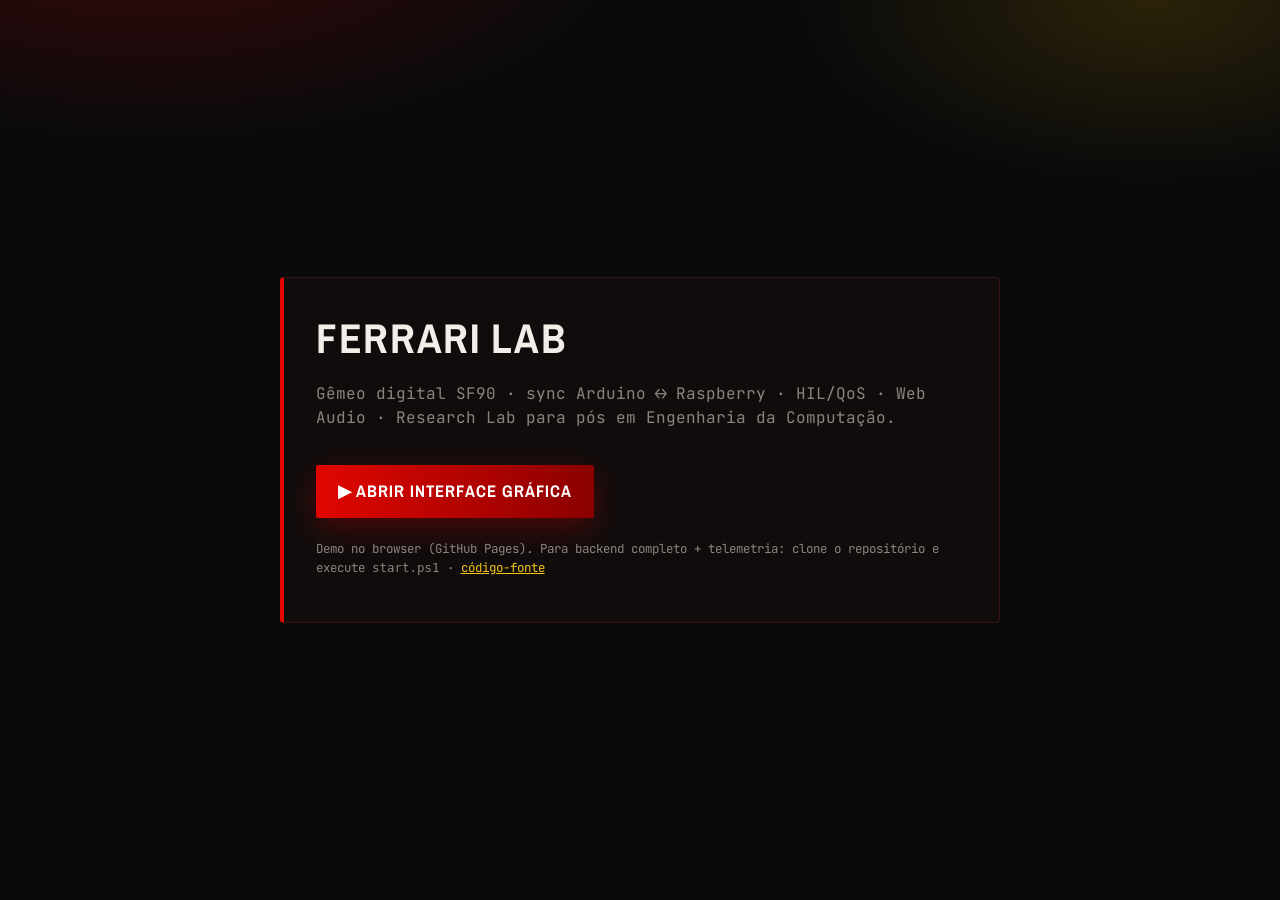
<file: index.html>
<!DOCTYPE html>
<html lang="pt-BR">
<head>
  <meta charset="UTF-8" />
  <meta name="viewport" content="width=device-width, initial-scale=1.0" />
  <title>Ferrari IoT — Launch Lab</title>
  <link rel="preconnect" href="https://fonts.googleapis.com" />
  <link rel="preconnect" href="https://fonts.gstatic.com" crossorigin />
  <link href="https://fonts.googleapis.com/css2?family=Archivo+Narrow:wght@700&family=JetBrains+Mono:wght@400;500&display=swap" rel="stylesheet" />
  <style>
    :root {
      --bg: #0a0a0b; --ink: #f2efe9; --muted: #8a8580; --accent: #e10600; --gold: #f5c518;
    }
    * { box-sizing: border-box; }
    body {
      margin: 0; min-height: 100vh; color: var(--ink); font-family: "JetBrains Mono", monospace;
      background:
        radial-gradient(900px 420px at 12% -10%, #3a0808, transparent 55%),
        radial-gradient(700px 360px at 90% 0%, #2a2208, transparent 50%),
        #0a0a0b;
      display: grid; place-items: center; padding: 2rem;
    }
    .card {
      width: min(720px, 100%);
      border: 1px solid #3a1212; border-radius: 4px; padding: 2rem;
      background: rgba(18, 12, 12, 0.94);
      border-left: 4px solid var(--accent);
    }
    h1 {
      font-family: "Archivo Narrow", sans-serif; margin: 0 0 0.4rem;
      font-size: clamp(1.8rem, 4vw, 2.6rem); letter-spacing: 0.04em; text-transform: uppercase;
    }
    p { color: var(--muted); line-height: 1.5; }
    .cta {
      display: inline-block; margin-top: 1.2rem; text-decoration: none; color: #fff;
      background: linear-gradient(90deg, var(--accent), #8a0000);
      font-family: "Archivo Narrow", sans-serif; font-weight: 700; letter-spacing: 0.06em;
      text-transform: uppercase; padding: 0.95rem 1.4rem; border-radius: 2px; font-size: 1.05rem;
      box-shadow: 0 10px 30px rgba(225, 6, 0, 0.28);
    }
    .cta:hover { filter: brightness(1.08); }
    .meta { margin-top: 1.4rem; font-size: 0.78rem; color: var(--muted); }
    a.secondary { color: var(--gold); }
  </style>
</head>
<body>
  <main class="card">
    <h1>Ferrari Lab</h1>
    <p>
      Gêmeo digital SF90 · sync Arduino ↔ Raspberry · HIL/QoS · Web Audio · Research Lab
      para pós em Engenharia da Computação.
    </p>
    <a class="cta" href="./demo/standalone.html?v=2026-07-14">▶ Abrir Interface Gráfica</a>
    <p class="meta">
      Demo no browser (GitHub Pages). Para backend completo + telemetria:
      clone o repositório e execute <code>start.ps1</code> ·
      <a class="secondary" href="https://github.com/CanonEngineer/SmartFerrariIOT">código-fonte</a>
    </p>
  </main>
</body>
</html>
</file>
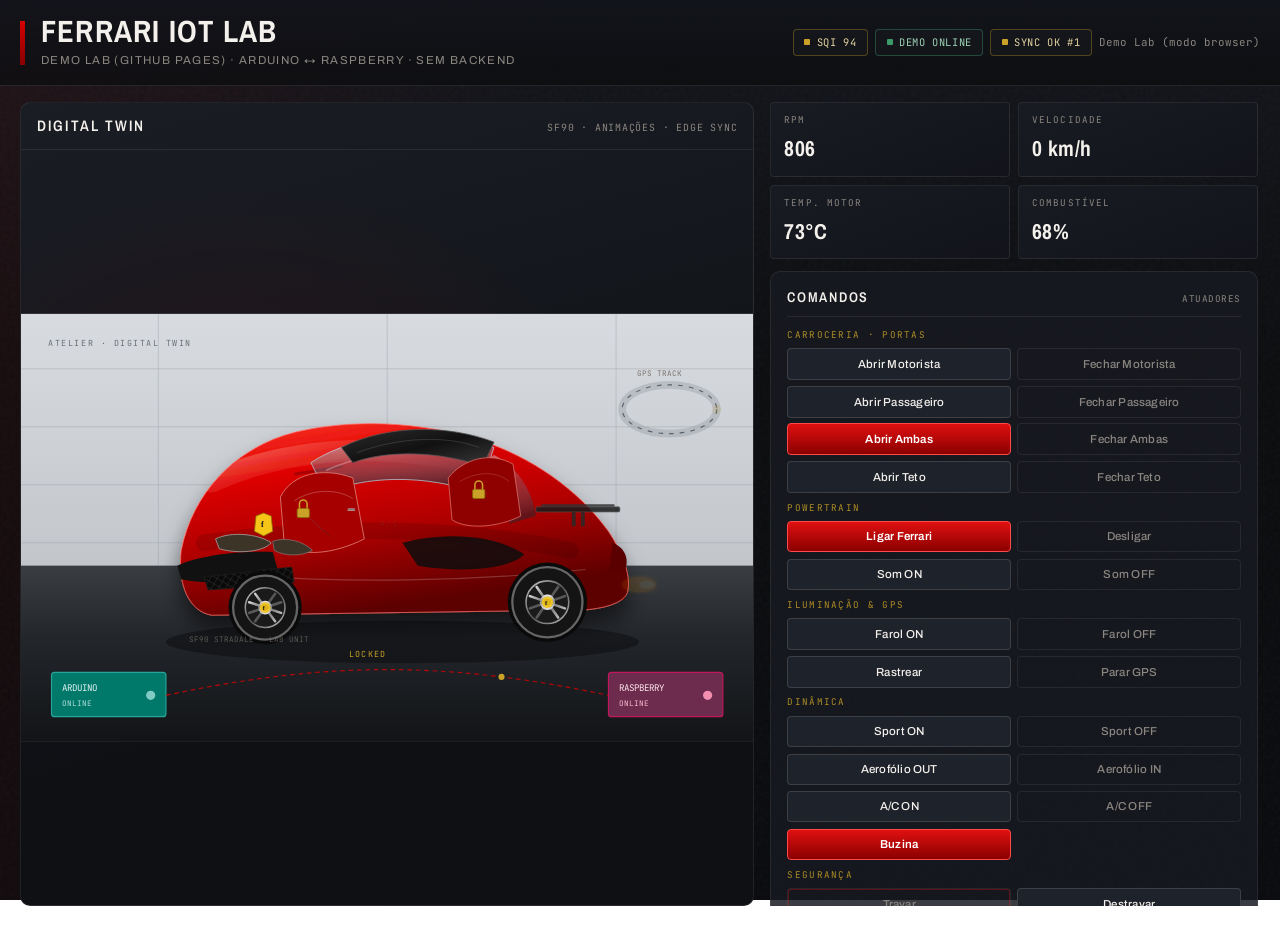
<file: demo/index.html>
<!DOCTYPE html>
<html lang="pt-BR">
<head>
  <meta charset="UTF-8" />
  <meta name="viewport" content="width=device-width, initial-scale=1.0" />
  <title>Ferrari IoT — Demo Lab (GitHub Pages)</title>
  <link href="https://fonts.googleapis.com/css2?family=Archivo+Narrow:wght@600;700&family=Archivo:wght@400;500;600&family=JetBrains+Mono:wght@400;500&display=swap" rel="stylesheet" />
  <link rel="stylesheet" href="./style.css" />
</head>
<body>
  <div class="noise"></div>
  <header class="topbar">
    <div class="brand">
      <span class="brand-mark" aria-hidden="true"></span>
      <div>
        <h1>Ferrari IoT Lab</h1>
        <p>Demo Lab (GitHub Pages) · Arduino ↔ Raspberry · sem backend</p>
      </div>
    </div>
    <div class="top-meta">
      <span id="sqi-status" class="status sync">SQI —</span>
      <span id="ws-status" class="status offline">WS offline</span>
      <span id="sync-status" class="status sync">SYNC —</span>
      <span id="last-event" class="event">Iniciando…</span>
    </div>
  </header>

  <main class="layout">
    <section class="stage">
      <div class="stage-head">
        <h2>Digital Twin</h2>
        <span>SF90 · animações · edge sync</span>
      </div>
      <div class="stage-grid">
        <svg id="ferrari-svg" viewBox="0 0 960 560" role="img" aria-label="Ferrari SF90 digital twin">
          <defs>
            <linearGradient id="wallGrad" x1="0" y1="0" x2="0" y2="1">
              <stop offset="0%" stop-color="#d8dce0"/>
              <stop offset="55%" stop-color="#c4c8cd"/>
              <stop offset="100%" stop-color="#aeb3b9"/>
            </linearGradient>
            <linearGradient id="floorGrad" x1="0" y1="0" x2="0" y2="1">
              <stop offset="0%" stop-color="#3a3d42"/>
              <stop offset="40%" stop-color="#23262b"/>
              <stop offset="100%" stop-color="#121417"/>
            </linearGradient>
            <linearGradient id="rossoBody" x1="0" y1="0" x2="0.35" y2="1">
              <stop offset="0%" stop-color="#ff3b2f"/>
              <stop offset="28%" stop-color="#e10600"/>
              <stop offset="62%" stop-color="#b00000"/>
              <stop offset="100%" stop-color="#5c0000"/>
            </linearGradient>
            <linearGradient id="rossoHi" x1="0" y1="0" x2="1" y2="0.3">
              <stop offset="0%" stop-color="#ffffff" stop-opacity="0.35"/>
              <stop offset="35%" stop-color="#ff8a80" stop-opacity="0.18"/>
              <stop offset="100%" stop-color="#ffffff" stop-opacity="0"/>
            </linearGradient>
            <linearGradient id="glassGrad" x1="0" y1="0" x2="0.2" y2="1">
              <stop offset="0%" stop-color="#e8f4ff" stop-opacity="0.55"/>
              <stop offset="50%" stop-color="#6a9bb0" stop-opacity="0.35"/>
              <stop offset="100%" stop-color="#1a2a33" stop-opacity="0.65"/>
            </linearGradient>
            <linearGradient id="carbon" x1="0" y1="0" x2="1" y2="1">
              <stop offset="0%" stop-color="#2c2c2c"/>
              <stop offset="50%" stop-color="#111"/>
              <stop offset="100%" stop-color="#3a3a3a"/>
            </linearGradient>
            <linearGradient id="chrome" x1="0" y1="0" x2="0" y2="1">
              <stop offset="0%" stop-color="#f0f0f0"/>
              <stop offset="45%" stop-color="#8a8a8a"/>
              <stop offset="100%" stop-color="#e8e8e8"/>
            </linearGradient>
            <linearGradient id="rimMetal" x1="0" y1="0" x2="1" y2="1">
              <stop offset="0%" stop-color="#d0d0d0"/>
              <stop offset="50%" stop-color="#555"/>
              <stop offset="100%" stop-color="#b8b8b8"/>
            </linearGradient>
            <pattern id="honey" width="8" height="8" patternUnits="userSpaceOnUse" patternTransform="rotate(30)">
              <rect width="8" height="8" fill="#0a0a0a"/>
              <path d="M0 4h8M4 0v8" stroke="#2a2a2a" stroke-width="0.8"/>
            </pattern>
            <radialGradient id="headGlow" cx="50%" cy="50%" r="50%">
              <stop offset="0%" stop-color="#fff8e1"/>
              <stop offset="45%" stop-color="#ffe082"/>
              <stop offset="100%" stop-color="#ff9800" stop-opacity="0"/>
            </radialGradient>
            <filter id="glow"><feGaussianBlur stdDeviation="4" result="b"/><feMerge><feMergeNode in="b"/><feMergeNode in="SourceGraphic"/></feMerge></filter>
            <filter id="softShadow" x="-25%" y="-15%" width="150%" height="140%">
              <feDropShadow dx="0" dy="18" stdDeviation="14" flood-color="#000" flood-opacity="0.55"/>
            </filter>
            <clipPath id="bodyClip">
              <path d="M210,310 C230,210 310,155 420,145 C520,136 620,155 700,200 C760,235 800,285 815,330 C820,350 810,365 785,372 L240,385 C215,380 205,350 210,310 Z"/>
            </clipPath>
          </defs>

          <rect x="0" y="0" width="960" height="560" fill="url(#wallGrad)"/>
          <g stroke="#9aa0a6" stroke-width="1" opacity="0.55">
            <line x1="0" y1="72" x2="960" y2="72"/>
            <line x1="0" y1="148" x2="960" y2="148"/>
            <line x1="0" y1="224" x2="960" y2="224"/>
            <line x1="0" y1="300" x2="960" y2="300"/>
            <line x1="180" y1="0" x2="180" y2="330"/>
            <line x1="480" y1="0" x2="480" y2="330"/>
            <line x1="780" y1="0" x2="780" y2="330"/>
          </g>
          <rect x="0" y="330" width="960" height="230" fill="url(#floorGrad)"/>
          <ellipse cx="500" cy="430" rx="310" ry="28" fill="#000" opacity="0.35"/>
          <text x="36" y="42" class="room-label" fill="#6a7076">ATELIER · DIGITAL TWIN</text>

          <g transform="translate(780 70)">
            <ellipse id="track-ring" cx="70" cy="55" rx="62" ry="32" fill="none" stroke="#8a9098" stroke-width="10" opacity="0.35"/>
            <ellipse cx="70" cy="55" rx="62" ry="32" fill="none" stroke="#5a6068" stroke-width="1.5" stroke-dasharray="6 8"/>
            <circle id="gps-dot" cx="132" cy="55" r="6" fill="#c9a227" opacity="0.2"/>
            <text x="28" y="12" class="tiny" fill="#6a7076">GPS TRACK</text>
          </g>

          <g id="car">
            <path d="M620,250 C680,245 740,270 770,310 C790,340 800,360 790,375 L640,385 C630,320 640,270 620,250 Z" fill="#8a0500" opacity="0.95"/>

            <path id="body" d="M210,310
              C225,235 280,175 360,155
              C430,138 520,140 600,165
              C670,188 730,230 770,285
              C790,315 800,345 795,365
              C790,378 770,385 740,388
              L250,395
              C220,390 205,355 210,310 Z"
              fill="url(#rossoBody)" stroke="#ff6b63" stroke-width="1" filter="url(#softShadow)"/>

            <g clip-path="url(#bodyClip)">
              <path d="M250,220 C360,170 500,165 650,210" fill="none" stroke="url(#rossoHi)" stroke-width="28" stroke-linecap="round"/>
              <path d="M240,300 C380,280 560,275 720,310" fill="none" stroke="#000" stroke-width="22" opacity="0.12" stroke-linecap="round"/>
              <path d="M260,340 C420,355 600,350 740,335" fill="none" stroke="#fff" stroke-width="1.5" opacity="0.2"/>
            </g>

            <path d="M205,330 C230,318 280,310 330,312 L340,348 C290,352 240,355 210,348 Z" fill="#111"/>
            <path d="M240,345 L300,338 L305,358 L245,362 Z" fill="url(#honey)" stroke="#222" stroke-width="0.8"/>
            <path d="M310,336 L355,332 L358,352 L314,355 Z" fill="url(#honey)" stroke="#222" stroke-width="0.8"/>
            <path d="M360,210 L420,200" stroke="#6a0000" stroke-width="4" opacity="0.45" stroke-linecap="round"/>
            <path d="M370,222 L430,212" stroke="#6a0000" stroke-width="3.5" opacity="0.4" stroke-linecap="round"/>

            <path d="M380,195 C440,155 540,148 620,175 L600,235 C530,210 450,212 400,235 Z" fill="url(#glassGrad)" stroke="#b8dceb" stroke-width="0.9"/>
            <path d="M400,205 C470,175 550,172 600,190" fill="none" stroke="#fff" stroke-width="2" opacity="0.28"/>

            <g id="roof-group">
              <path id="roof-panel" class="roof-panel"
                d="M420,175 C480,145 560,145 620,168 L605,200 C550,180 480,178 435,195 Z"
                fill="url(#carbon)" stroke="#555" stroke-width="1"/>
              <path class="roof-panel" d="M440,182 C500,160 560,160 600,175" fill="none" stroke="#888" stroke-width="1" opacity="0.35"/>
            </g>

            <path d="M620,185 C650,200 670,230 675,265 L640,275 C635,240 625,210 605,195 Z" fill="url(#glassGrad)" opacity="0.75"/>

            <g id="door-driver-group" transform="translate(340 200)">
              <g id="door-driver" class="door-panel">
                <path d="M0,40 C15,10 55,0 95,15 L110,95 C70,115 25,120 5,100 Z" fill="#c40000" stroke="#ff8a80" stroke-width="1.2"/>
                <path d="M18,45 C45,28 75,30 95,42" fill="none" stroke="#ffc4bf" stroke-width="1.2" opacity="0.4"/>
                <path d="M25,55 C40,70 55,85 70,95" fill="url(#glassGrad)" opacity="0.5"/>
                <rect x="88" y="55" width="10" height="3" rx="1" fill="url(#chrome)"/>
              </g>
            </g>

            <g id="door-passenger-group" transform="translate(560 185)">
              <g id="door-passenger" class="door-panel passenger">
                <path d="M0,30 C20,5 55,-5 85,12 L95,80 C65,95 25,98 5,85 Z" fill="#a80000" stroke="#ff8a80" stroke-width="1"/>
                <path d="M15,35 C40,20 65,22 80,35" fill="none" stroke="#ffb3ae" stroke-width="1" opacity="0.35"/>
              </g>
            </g>

            <g transform="translate(318 275)">
              <path d="M0,-14 L10,-10 L12,10 L0,16 L-12,10 L-10,-10 Z" fill="#f5c518" stroke="#8a7000" stroke-width="1"/>
              <text x="-3.5" y="5" font-size="11" fill="#1a1a1a" font-family="Georgia, serif" font-weight="700">f</text>
            </g>

            <g id="sound-waves" opacity="0">
              <path d="M450,150 Q470,120 490,150" fill="none" stroke="#c9a227" stroke-width="2"/>
              <path d="M470,140 Q495,100 520,140" fill="none" stroke="#c9a227" stroke-width="2"/>
              <path d="M490,132 Q520,88 550,132" fill="none" stroke="#e0c060" stroke-width="1.5" opacity="0.7"/>
            </g>

            <g id="spoiler" class="spoiler">
              <rect x="-55" y="-6" width="110" height="8" rx="2" fill="#1a1a1a" stroke="#555" stroke-width="1"/>
              <rect x="-48" y="-10" width="96" height="4" rx="1" fill="#333"/>
              <rect x="-8" y="2" width="5" height="22" rx="1" fill="#2a2a2a"/>
              <rect x="4" y="2" width="5" height="22" rx="1" fill="#2a2a2a"/>
              <text class="spoiler-tag" x="-20" y="-16" fill="#c9a227" font-size="9" font-family="JetBrains Mono, monospace" opacity="0">ACTIVE</text>
            </g>

            <g id="headlight-group">
              <path id="hl-left" d="M255,295 C275,285 310,288 328,300 C318,312 285,315 260,308 Z" fill="#3d3428" stroke="#aaa" stroke-width="1"/>
              <path id="hl-right" d="M330,298 C348,292 370,298 382,310 C368,318 345,318 332,310 Z" fill="#3d3428" stroke="#888" stroke-width="0.8"/>
              <ellipse id="hl-beam" cx="300" cy="360" rx="70" ry="36" fill="url(#headGlow)" opacity="0"/>
            </g>

            <path id="taillight" d="M775,300 C790,305 798,320 792,335 L770,338 C774,318 775,305 775,300 Z" fill="#5a0000"/>
            <path d="M500,300 C560,285 620,290 660,315 C640,335 580,340 520,330 Z" fill="#0d0d0d" opacity="0.85"/>

            <g id="wheel-front" class="wheel" transform="translate(320 385)">
              <circle r="48" fill="#0a0a0a"/>
              <circle r="42" fill="#141414" stroke="#666" stroke-width="3"/>
              <path d="M-18,-8 A22,22 0 0 1 18,-6" fill="none" stroke="#f5c518" stroke-width="7" stroke-linecap="round"/>
              <g class="rim-spokes">
                <animateTransform attributeName="transform" type="rotate" from="0 0 0" to="360 0 0" dur="0.4s" repeatCount="indefinite" class="wheel-spin" begin="indefinite"/>
                <circle r="26" fill="#1a1a1a" stroke="url(#rimMetal)" stroke-width="2"/>
                <g stroke="url(#rimMetal)" stroke-width="3.2" stroke-linecap="round">
                  <line x1="0" y1="-22" x2="0" y2="22"/>
                  <line x1="-21" y1="-7" x2="21" y2="7"/>
                  <line x1="-13" y1="18" x2="13" y2="-18"/>
                  <line x1="21" y1="-7" x2="-21" y2="7"/>
                  <line x1="13" y1="18" x2="-13" y2="-18"/>
                </g>
                <circle r="9" fill="url(#chrome)"/>
                <circle r="4" fill="#111"/>
                <circle r="7" fill="#f5c518" opacity="0.9"/>
                <text x="-3" y="3.5" font-size="8" fill="#111" font-family="Georgia, serif" font-weight="700">f</text>
              </g>
            </g>

            <g id="wheel-rear" class="wheel" transform="translate(690 378)">
              <circle r="52" fill="#0a0a0a"/>
              <circle r="46" fill="#141414" stroke="#666" stroke-width="3"/>
              <path d="M-20,-8 A24,24 0 0 1 20,-6" fill="none" stroke="#f5c518" stroke-width="7.5" stroke-linecap="round"/>
              <g class="rim-spokes">
                <animateTransform attributeName="transform" type="rotate" from="0 0 0" to="360 0 0" dur="0.38s" repeatCount="indefinite" class="wheel-spin" begin="indefinite"/>
                <circle r="28" fill="#1a1a1a" stroke="url(#rimMetal)" stroke-width="2"/>
                <g stroke="url(#rimMetal)" stroke-width="3.4" stroke-linecap="round">
                  <line x1="0" y1="-24" x2="0" y2="24"/>
                  <line x1="-23" y1="-8" x2="23" y2="8"/>
                  <line x1="-14" y1="20" x2="14" y2="-20"/>
                  <line x1="23" y1="-8" x2="-23" y2="8"/>
                  <line x1="14" y1="20" x2="-14" y2="-20"/>
                </g>
                <circle r="10" fill="url(#chrome)"/>
                <circle r="4.5" fill="#111"/>
                <circle r="7.5" fill="#f5c518" opacity="0.9"/>
                <text x="-3.2" y="3.5" font-size="8.5" fill="#111" font-family="Georgia, serif" font-weight="700">f</text>
              </g>
            </g>

            <g id="exhaust" opacity="0.12">
              <ellipse cx="810" cy="355" rx="22" ry="10" fill="#ff9800" filter="url(#glow)"/>
              <ellipse cx="820" cy="355" rx="10" ry="5" fill="#ffe082"/>
            </g>

            <!-- Horn blast rings -->
            <g id="horn-blast" class="horn-blast" opacity="0">
              <ellipse cx="280" cy="300" rx="40" ry="18" fill="none" stroke="#f5c518" stroke-width="3"/>
              <ellipse cx="280" cy="300" rx="70" ry="30" fill="none" stroke="#ff9800" stroke-width="2"/>
              <ellipse cx="280" cy="300" rx="100" ry="42" fill="none" stroke="#ffe082" stroke-width="1.5"/>
            </g>

            <!-- A/C airflow -->
            <g id="climate-fx" class="climate-fx" opacity="0">
              <path class="ac-flow" d="M430,250 Q450,230 470,250" fill="none" stroke="#9ed7ef" stroke-width="2"/>
              <path class="ac-flow d2" d="M445,255 Q470,230 495,255" fill="none" stroke="#b8e8ff" stroke-width="1.8"/>
              <path class="ac-flow d3" d="M460,260 Q490,235 520,260" fill="none" stroke="#7ec8e8" stroke-width="1.5"/>
              <circle class="ac-dot" cx="440" cy="248" r="2.5" fill="#c8f0ff"/>
              <circle class="ac-dot d2" cx="470" cy="242" r="2" fill="#a8e4ff"/>
              <circle class="ac-dot d3" cx="500" cy="250" r="2.2" fill="#d0f4ff"/>
            </g>
            <text id="climate-label" x="470" y="278" class="tiny" fill="#9ed7ef" opacity="0.15" letter-spacing="0.2em">A/C</text>

            <!-- Sport mode badge + underglow -->
            <g id="sport-fx" class="sport-fx" opacity="0">
              <ellipse cx="500" cy="410" rx="260" ry="14" fill="#e10600" opacity="0.35"/>
              <rect x="455" y="195" width="90" height="22" rx="3" fill="#1a0505" stroke="#e10600" stroke-width="1.5"/>
              <text x="468" y="211" fill="#ff4d4d" font-size="12" font-family="Archivo Narrow, sans-serif" letter-spacing="0.18em" font-weight="700">SPORT</text>
            </g>

            <!-- Lock indicators -->
            <g id="lock-fx" class="lock-fx" opacity="0">
              <g transform="translate(370 255)">
                <rect x="-8" y="0" width="16" height="12" rx="2" fill="#c9a227" stroke="#8a7000"/>
                <path d="M-5,0 V-6 A5,5 0 0 1 5,-6 V0" fill="none" stroke="#c9a227" stroke-width="2"/>
              </g>
              <g transform="translate(600 230)">
                <rect x="-8" y="0" width="16" height="12" rx="2" fill="#c9a227" stroke="#8a7000"/>
                <path d="M-5,0 V-6 A5,5 0 0 1 5,-6 V0" fill="none" stroke="#c9a227" stroke-width="2"/>
              </g>
              <text x="430" y="450" fill="#c9a227" font-size="11" font-family="JetBrains Mono, monospace" letter-spacing="0.14em">LOCKED</text>
            </g>

            <!-- Alarm strobes -->
            <g id="alarm-fx" class="alarm-fx" opacity="0">
              <ellipse class="alarm-strobe" cx="300" cy="300" rx="90" ry="50" fill="#ff1744" opacity="0.25"/>
              <ellipse class="alarm-strobe d2" cx="720" cy="310" rx="70" ry="40" fill="#ff1744" opacity="0.2"/>
              <circle class="alarm-beacon" cx="500" cy="160" r="10" fill="#ff1744"/>
              <text x="400" y="140" fill="#ff8a80" font-size="12" font-family="JetBrains Mono, monospace" letter-spacing="0.2em">ALARM</text>
            </g>

            <text x="220" y="430" class="tiny" fill="#8a9096" opacity="0.7">SF90 STRADALE · LAB UNIT</text>
          </g>

          <g id="board-arduino" transform="translate(40 470)">
            <rect width="150" height="58" rx="4" fill="#00796b" stroke="#26a69a" stroke-width="1.5"/>
            <text x="14" y="24" fill="#e0f2f1" font-size="12" font-family="JetBrains Mono, monospace">ARDUINO</text>
            <text id="arduino-status-text" x="14" y="44" fill="#b2dfdb" font-size="10" font-family="JetBrains Mono, monospace">ONLINE</text>
            <circle id="arduino-pulse" cx="130" cy="30" r="6" fill="#80cbc4"/>
          </g>
          <g id="board-raspberry" transform="translate(770 470)">
            <rect width="150" height="58" rx="4" fill="#6d2b4e" stroke="#c2185b" stroke-width="1.5"/>
            <text x="14" y="24" fill="#fce4ec" font-size="12" font-family="JetBrains Mono, monospace">RASPBERRY</text>
            <text id="raspberry-status-text" x="14" y="44" fill="#f8bbd0" font-size="10" font-family="JetBrains Mono, monospace">ONLINE</text>
            <circle id="raspberry-pulse" cx="130" cy="30" r="6" fill="#f48fb1"/>
          </g>
          <path id="sync-line" d="M190 500 C 400 455, 560 455, 770 500" fill="none" stroke="#d40000" stroke-width="1.5" stroke-dasharray="6 5" opacity="0.65"/>
          <circle id="sync-dot" r="4" fill="#c9a227">
            <animateMotion dur="2.4s" repeatCount="indefinite" path="M190 500 C 400 455, 560 455, 770 500"/>
          </circle>
        </svg>
      </div>
    </section>

    <aside class="panel">
      <section class="metrics">
        <article><span>RPM</span><strong id="m-rpm">—</strong></article>
        <article><span>Velocidade</span><strong id="m-speed">—</strong></article>
        <article><span>Temp. motor</span><strong id="m-temp">—</strong></article>
        <article><span>Combustível</span><strong id="m-fuel">—</strong></article>
      </section>

      <section class="block controls">
        <div class="block-head">
          <h2>Comandos</h2>
          <span class="hint">Atuadores</span>
        </div>
        <p class="group-label">Carroceria · Portas</p>
        <div class="btn-row">
          <button data-action="door" data-door="driver" data-open="true">Abrir Motorista</button>
          <button data-action="door" data-door="driver" data-open="false" class="ghost">Fechar Motorista</button>
          <button data-action="door" data-door="passenger" data-open="true">Abrir Passageiro</button>
          <button data-action="door" data-door="passenger" data-open="false" class="ghost">Fechar Passageiro</button>
        </div>
        <div class="btn-row">
          <button id="btn-both-doors-open" type="button" class="primary">Abrir Ambas</button>
          <button id="btn-both-doors-close" type="button" class="ghost">Fechar Ambas</button>
          <button data-action="roof" data-on="true">Abrir Teto</button>
          <button data-action="roof" data-on="false" class="ghost">Fechar Teto</button>
        </div>
        <p class="group-label">Powertrain</p>
        <div class="btn-row">
          <button data-action="engine" data-on="true" class="primary">Ligar Ferrari</button>
          <button data-action="engine" data-on="false" class="ghost">Desligar</button>
          <button data-action="sound" data-on="true">Som ON</button>
          <button data-action="sound" data-on="false" class="ghost">Som OFF</button>
        </div>
        <p class="group-label">Iluminação &amp; GPS</p>
        <div class="btn-row">
          <button data-action="headlight" data-on="true">Farol ON</button>
          <button data-action="headlight" data-on="false" class="ghost">Farol OFF</button>
          <button data-action="track" data-on="true">Rastrear</button>
          <button data-action="track" data-on="false" class="ghost">Parar GPS</button>
        </div>
        <p class="group-label">Dinâmica</p>
        <div class="btn-row">
          <button data-action="sport" data-on="true" id="btn-sport-on">Sport ON</button>
          <button data-action="sport" data-on="false" class="ghost" id="btn-sport-off">Sport OFF</button>
          <button data-action="spoiler" data-on="true" id="btn-spoiler-on">Aerofólio OUT</button>
          <button data-action="spoiler" data-on="false" class="ghost" id="btn-spoiler-off">Aerofólio IN</button>
        </div>
        <div class="btn-row">
          <button data-action="climate" data-on="true" id="btn-ac-on">A/C ON</button>
          <button data-action="climate" data-on="false" class="ghost" id="btn-ac-off">A/C OFF</button>
          <button data-action="horn" data-on="true" id="btn-horn" class="primary">Buzina</button>
        </div>
        <p class="group-label">Segurança</p>
        <div class="btn-row">
          <button data-action="lock" data-on="true" class="ghost" id="btn-lock">Travar</button>
          <button data-action="lock" data-on="false" id="btn-unlock">Destravar</button>
          <button data-action="alarm" data-on="true" class="warn" id="btn-alarm-on">Armar Alarme</button>
          <button data-action="alarm" data-on="false" class="ghost" id="btn-alarm-off">Desarmar</button>
        </div>
      </section>

      <section class="block scenarios">
        <div class="block-head">
          <h2>Cenários</h2>
          <span class="hint">Sequências</span>
        </div>
        <div class="btn-row auto">
          <button data-scenario="startup">Startup</button>
          <button data-scenario="track_day">Track Day</button>
          <button data-scenario="valet">Valet</button>
          <button data-scenario="secure" class="ghost">Secure</button>
          <button data-scenario="sync_test">Teste Sync</button>
        </div>
      </section>

      <section class="block research">
        <div class="block-head">
          <h2>Research Lab</h2>
          <span class="hint">HIL · QoS · Paper</span>
        </div>
        <div class="research-metrics">
          <article><span>SQI</span><strong id="r-sqi">—</strong></article>
          <article><span>Lat p50</span><strong id="r-p50">—</strong></article>
          <article><span>Power</span><strong id="r-power">—</strong></article>
          <article><span>Twin</span><strong id="r-twin">—</strong></article>
        </div>
        <p class="chart-label">Espectro Web Audio</p>
        <canvas id="spectrum" width="640" height="90" aria-label="Espectro Web Audio"></canvas>
        <p class="chart-label">HIL latency / drops</p>
        <canvas id="qos-chart" width="640" height="90" aria-label="QoS HIL latência"></canvas>
        <div class="hil-box">
          <label>Delay ms <input id="hil-delay" type="number" min="0" max="2000" value="0" /></label>
          <label>Loss % <input id="hil-loss" type="number" min="0" max="100" value="0" /></label>
          <button id="hil-enable" type="button" class="primary">HIL ON</button>
          <button id="hil-disable" type="button" class="ghost">HIL OFF</button>
        </div>
        <div class="stats-stack">
          <p class="tiny-ui" id="hil-stats">QoS —</p>
          <p class="tiny-ui" id="energy-stats">Energia —</p>
          <p class="tiny-ui" id="audit-stats">Audit —</p>
        </div>
        <p class="group-label">Experimentos</p>
        <div class="btn-row auto">
          <button data-experiment="sync_latency">Sync</button>
          <button data-experiment="actuator_chain">Atuadores</button>
          <button data-experiment="tracking_stability">GPS</button>
          <button data-experiment="fault_injection" class="warn">Falha</button>
          <button id="btn-paper" type="button">Paper Pack</button>
        </div>
        <p class="group-label">Visão</p>
        <div class="vision-box">
          <button id="vision-start" type="button">Webcam</button>
          <button id="vision-stop" type="button" class="ghost">Parar</button>
          <span class="tiny-ui">Gesto = partida · QR track = GPS</span>
          <video id="vision-video" playsinline muted></video>
          <canvas id="vision-canvas"></canvas>
        </div>
        <ul id="exp-list"></ul>
      </section>

      <section class="block logs">
        <div class="block-head">
          <h2>Logs</h2>
          <span class="hint">Eventos</span>
        </div>
        <ul id="log-list"></ul>
      </section>
    </aside>
  </main>
  <script src="./audio.js"></script>
  <script src="./demo.js"></script>
</body>
</html>
</file>
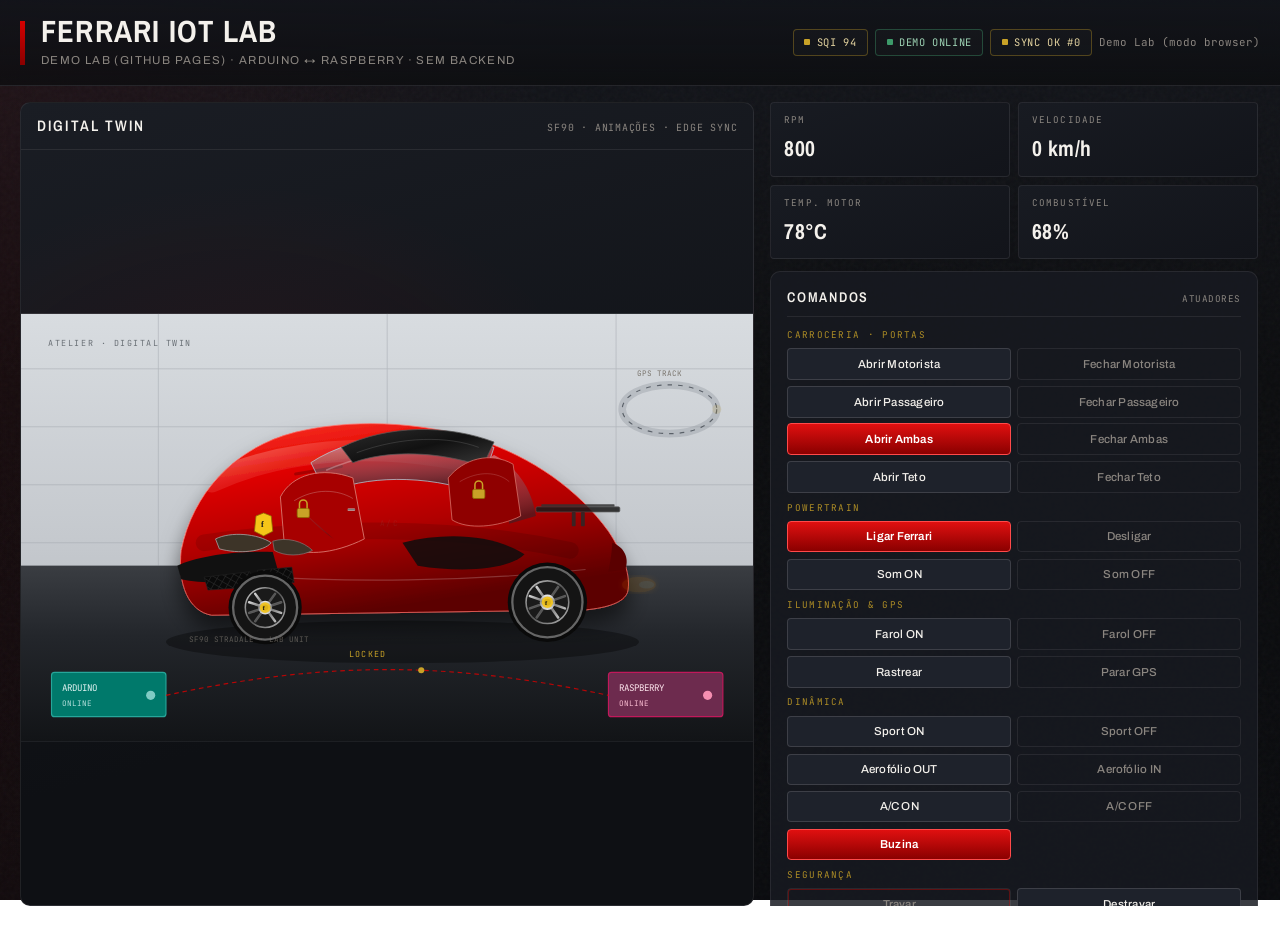
<file: demo/standalone.html>
<!DOCTYPE html>
<html lang="pt-BR">
<head>
  <meta charset="UTF-8" />
  <meta name="viewport" content="width=device-width, initial-scale=1.0" />
  <title>Ferrari IoT — Demo Lab (GitHub Pages)</title>
  <link rel="preconnect" href="https://fonts.googleapis.com" />
  <link rel="preconnect" href="https://fonts.gstatic.com" crossorigin />
  <link href="https://fonts.googleapis.com/css2?family=Archivo+Narrow:wght@600;700&family=Archivo:wght@400;500;600&family=JetBrains+Mono:wght@400;500&display=swap" rel="stylesheet" />
  <style>
:root {
  --bg-0: #0c0d0f;
  --bg-1: #12141a;
  --bg-2: #181b22;
  --bg-3: #1e222b;
  --ink: #f4f1ec;
  --ink-soft: #c8c4bc;
  --muted: #8b8680;
  --line: rgba(244, 241, 236, 0.08);
  --line-strong: rgba(244, 241, 236, 0.14);
  --rosso: #d40000;
  --rosso-deep: #8a0000;
  --gold: #c9a227;
  --ok: #3d9a6a;
  --warn: #c47a3a;
  --danger: #c44a3a;
  --radius: 4px;
  --radius-lg: 10px;
  --font-display: "Archivo Narrow", "Archivo", sans-serif;
  --font-ui: "Archivo", sans-serif;
  --font-mono: "JetBrains Mono", monospace;
  --ease: cubic-bezier(0.22, 1, 0.36, 1);
  --pad: 1.25rem;
}

* { box-sizing: border-box; }
html, body { margin: 0; min-height: 100%; }
body {
  color: var(--ink);
  font-family: var(--font-ui);
  font-size: 14px;
  line-height: 1.45;
  background:
    linear-gradient(105deg, rgba(212, 0, 0, 0.07) 0%, transparent 38%),
    linear-gradient(180deg, #14161c 0%, var(--bg-0) 42%, #0a0b0e 100%);
  background-attachment: fixed;
}

.noise {
  pointer-events: none;
  position: fixed;
  inset: 0;
  z-index: 0;
  opacity: 0.035;
  background-image: url("data:image/svg+xml,%3Csvg viewBox='0 0 256 256' xmlns='http://www.w3.org/2000/svg'%3E%3Cfilter id='n'%3E%3CfeTurbulence type='fractalNoise' baseFrequency='0.85' numOctaves='3' stitchTiles='stitch'/%3E%3C/filter%3E%3Crect width='100%25' height='100%25' filter='url(%23n)'/%3E%3C/svg%3E");
}

.topbar, .layout { position: relative; z-index: 1; }

/* ——— Header ——— */
.topbar {
  display: flex;
  justify-content: space-between;
  align-items: center;
  gap: 1.5rem;
  padding: 1rem var(--pad);
  border-bottom: 1px solid var(--line);
  background: linear-gradient(180deg, rgba(18, 20, 26, 0.92), rgba(12, 13, 15, 0.75));
  backdrop-filter: blur(10px);
  animation: rise 0.7s var(--ease) both;
}
.brand { display: flex; align-items: center; gap: 1rem; min-width: 0; }
.brand-mark {
  width: 5px;
  height: 44px;
  flex-shrink: 0;
  background: linear-gradient(180deg, var(--rosso) 0%, var(--rosso-deep) 100%);
}
.brand h1 {
  margin: 0;
  font-family: var(--font-display);
  font-weight: 700;
  font-size: clamp(1.55rem, 2.4vw, 2rem);
  letter-spacing: 0.04em;
  text-transform: uppercase;
  line-height: 1;
}
.brand p {
  margin: 0.35rem 0 0;
  color: var(--muted);
  font-size: 0.72rem;
  letter-spacing: 0.12em;
  text-transform: uppercase;
}
.top-meta {
  display: flex;
  flex-wrap: wrap;
  gap: 0.45rem;
  align-items: center;
  justify-content: flex-end;
}
.status {
  display: inline-flex;
  align-items: center;
  gap: 0.4rem;
  border: 1px solid var(--line-strong);
  border-radius: var(--radius);
  padding: 0.32rem 0.65rem;
  font-family: var(--font-mono);
  font-size: 0.65rem;
  letter-spacing: 0.06em;
  text-transform: uppercase;
  color: var(--ink-soft);
  background: rgba(255, 255, 255, 0.02);
}
.status::before {
  content: "";
  width: 6px;
  height: 6px;
  border-radius: 1px;
  background: var(--muted);
}
.status.offline { color: #e8a090; border-color: rgba(196, 74, 58, 0.35); }
.status.offline::before { background: var(--danger); }
.status.online { color: #9ed4b5; border-color: rgba(61, 154, 106, 0.4); }
.status.online::before { background: var(--ok); }
.status.sync { color: #e4d4a0; border-color: rgba(201, 162, 39, 0.35); }
.status.sync::before { background: var(--gold); }
.event {
  color: var(--muted);
  font-family: var(--font-mono);
  font-size: 0.68rem;
  max-width: 220px;
  white-space: nowrap;
  overflow: hidden;
  text-overflow: ellipsis;
}

/* ——— Layout ——— */
.layout {
  display: grid;
  grid-template-columns: minmax(0, 1.5fr) minmax(320px, 1fr);
  gap: 1rem;
  padding: 1rem var(--pad) 1.5rem;
  min-height: calc(100vh - 78px);
  animation: rise 0.85s var(--ease) 0.08s both;
}

.stage {
  position: relative;
  overflow: hidden;
  border: 1px solid var(--line);
  border-radius: var(--radius-lg);
  background:
    radial-gradient(ellipse 80% 50% at 30% 40%, rgba(212, 0, 0, 0.08), transparent 60%),
    linear-gradient(165deg, #1a1d24, #0e1014 70%);
  display: flex;
  flex-direction: column;
  min-height: 540px;
}
.stage-head {
  display: flex;
  justify-content: space-between;
  align-items: baseline;
  padding: 0.75rem 1rem;
  border-bottom: 1px solid var(--line);
}
.stage-head h2 {
  margin: 0;
  font-family: var(--font-display);
  font-size: 0.95rem;
  letter-spacing: 0.14em;
  text-transform: uppercase;
  font-weight: 600;
}
.stage-head span {
  font-family: var(--font-mono);
  font-size: 0.62rem;
  color: var(--muted);
  letter-spacing: 0.08em;
  text-transform: uppercase;
}
.stage-grid {
  flex: 1;
  min-height: 0;
  background: transparent;
}
#ferrari-svg { width: 100%; height: 100%; display: block; min-height: 480px; }
.room-label {
  fill: #6a7076;
  font-size: 11px;
  font-family: var(--font-mono);
  letter-spacing: 0.18em;
}
.tiny { fill: #7a756e; font-size: 10px; font-family: var(--font-mono); }

/* Butterfly doors + actuators */
.door-panel {
  transform-origin: 8px 50px;
  transition: transform 0.95s cubic-bezier(0.34, 1.3, 0.64, 1);
}
.door-panel.open {
  transform: rotate(-68deg) translate(-12px, -42px);
}
.door-panel.passenger {
  transform-origin: 10px 40px;
}
.door-panel.passenger.open {
  transform: rotate(64deg) translate(18px, -48px);
}
.roof-panel {
  transform-origin: 520px 170px;
  transition: transform 0.9s var(--ease), opacity 0.55s;
}
.roof-panel.open {
  transform: translateY(-48px) rotate(-8deg) scale(0.9);
  opacity: 0.2;
}
.spoiler {
  transform: translate(730px, 258px) scaleY(0.85);
  transition: transform 0.75s cubic-bezier(0.22, 1, 0.36, 1);
  opacity: 0.85;
}
.spoiler.out {
  transform: translate(730px, 205px) scaleY(1);
}
.spoiler.out .spoiler-tag { opacity: 1; }
.wheel .rim-spokes {
  transform-origin: 0px 0px;
  transform-box: view-box;
}
#car.engine-on .wheel .rim-spokes {
  animation: spin 0.4s linear infinite;
}
#car.engine-on #body { filter: brightness(1.06) saturate(1.06) url(#softShadow); }
#car.engine-on #exhaust { opacity: 0.85 !important; }

/* Sport — sem piscar; badge + underglow estável */
#car.sport-on #body { filter: brightness(1.1) saturate(1.2); }
.sport-fx { transition: opacity 0.35s ease; pointer-events: none; }
#car.sport-on .sport-fx { opacity: 1; }

/* A/C */
.climate-fx { transition: opacity 0.35s ease; }
#car.climate-on .climate-fx { opacity: 1; }
#car.climate-on .ac-flow {
  stroke-dasharray: 8 6;
  animation: acWave 1.1s ease-in-out infinite;
}
#car.climate-on .ac-flow.d2 { animation-delay: 0.15s; }
#car.climate-on .ac-flow.d3 { animation-delay: 0.3s; }
#car.climate-on .ac-dot { animation: acFloat 1.4s ease-in-out infinite; }
#car.climate-on .ac-dot.d2 { animation-delay: 0.2s; }
#car.climate-on .ac-dot.d3 { animation-delay: 0.4s; }

/* Horn */
.horn-blast { transition: opacity 0.1s; }
#car.horn-blast .horn-blast,
.horn-blast.active {
  opacity: 1;
  animation: hornRing 0.55s ease-out;
}
#car.horn-blast .horn-blast ellipse:nth-child(2) { animation-delay: 0.05s; }
#car.horn-blast .horn-blast ellipse:nth-child(3) { animation-delay: 0.1s; }

/* Lock */
.lock-fx { transition: opacity 0.35s ease, transform 0.45s var(--ease); }
#car.locked .lock-fx { opacity: 1; }
#car.locked .door-panel { filter: brightness(0.85); }

/* Alarm — indicador estático (sem strobe/pisca) */
.alarm-fx { transition: opacity 0.25s ease; }
#car.alarm-on .alarm-fx { opacity: 1; }
#car.alarm-on .alarm-strobe { opacity: 0.12; }
#car.alarm-on .alarm-beacon { opacity: 0.85; }

@keyframes spin { to { transform: rotate(360deg); } }
@keyframes acWave {
  0%, 100% { opacity: 0.35; stroke-dashoffset: 0; }
  50% { opacity: 1; stroke-dashoffset: -12; }
}
@keyframes acFloat {
  0% { transform: translate(0, 0); opacity: 0.3; }
  50% { transform: translate(12px, -14px); opacity: 1; }
  100% { transform: translate(24px, -8px); opacity: 0.2; }
}
@keyframes hornRing {
  0% { opacity: 0.95; transform: scale(0.6); }
  100% { opacity: 0; transform: scale(1.35); }
}
@keyframes tagPulse {
  0%, 100% { opacity: 0.55; }
  50% { opacity: 1; }
}

button.active-on {
  border-color: rgba(225, 6, 0, 0.7);
  background: #2a1212;
  color: #fff;
  box-shadow: inset 0 0 0 1px rgba(225, 6, 0, 0.35);
}

/* ——— Side panel ——— */
.panel {
  display: flex;
  flex-direction: column;
  gap: 0.75rem;
  min-height: 0;
  max-height: calc(100vh - 96px);
  overflow: auto;
  padding-right: 2px;
  scrollbar-width: thin;
  scrollbar-color: var(--bg-3) transparent;
}

.metrics {
  display: grid;
  grid-template-columns: 1fr 1fr;
  gap: 0.5rem;
}
.metrics article,
.research-metrics article {
  padding: 0.7rem 0.8rem;
  border: 1px solid var(--line);
  border-radius: var(--radius);
  background: linear-gradient(160deg, var(--bg-2), var(--bg-1));
  transition: border-color 0.2s ease;
}
.metrics article:hover,
.research-metrics article:hover {
  border-color: rgba(212, 0, 0, 0.35);
}
.metrics span,
.research-metrics span {
  display: block;
  color: var(--muted);
  font-family: var(--font-mono);
  font-size: 0.58rem;
  letter-spacing: 0.12em;
  text-transform: uppercase;
}
.metrics strong,
.research-metrics strong {
  display: block;
  margin-top: 0.35rem;
  font-family: var(--font-display);
  font-size: 1.35rem;
  font-weight: 700;
  letter-spacing: 0.02em;
  color: var(--ink);
}

.block {
  border: 1px solid var(--line);
  border-radius: var(--radius-lg);
  background: rgba(24, 27, 34, 0.85);
  padding: 0.9rem 1rem 1rem;
}
.block-head {
  display: flex;
  align-items: baseline;
  justify-content: space-between;
  gap: 0.75rem;
  margin-bottom: 0.75rem;
  padding-bottom: 0.55rem;
  border-bottom: 1px solid var(--line);
}
.block-head h2 {
  margin: 0;
  font-family: var(--font-display);
  font-size: 0.88rem;
  font-weight: 600;
  letter-spacing: 0.12em;
  text-transform: uppercase;
}
.block-head .hint {
  font-family: var(--font-mono);
  font-size: 0.58rem;
  color: var(--muted);
  letter-spacing: 0.06em;
  text-transform: uppercase;
}

.group-label {
  margin: 0.55rem 0 0.35rem;
  font-family: var(--font-mono);
  font-size: 0.58rem;
  letter-spacing: 0.14em;
  text-transform: uppercase;
  color: var(--gold);
  opacity: 0.85;
}
.group-label:first-of-type { margin-top: 0; }

.btn-row {
  display: grid;
  grid-template-columns: repeat(2, minmax(0, 1fr));
  gap: 0.4rem;
  margin-bottom: 0.35rem;
}
.btn-row.quad { grid-template-columns: repeat(4, minmax(0, 1fr)); }
.btn-row.auto { grid-template-columns: repeat(auto-fill, minmax(110px, 1fr)); }

button {
  appearance: none;
  border: 1px solid var(--line-strong);
  background: var(--bg-3);
  color: var(--ink);
  font-family: var(--font-ui);
  font-size: 0.72rem;
  font-weight: 500;
  letter-spacing: 0.02em;
  padding: 0.55rem 0.6rem;
  border-radius: var(--radius);
  cursor: pointer;
  transition: background 0.18s ease, border-color 0.18s ease, color 0.18s ease, transform 0.15s var(--ease);
}
button:hover {
  border-color: rgba(212, 0, 0, 0.55);
  background: #261818;
  color: #fff;
}
button:active { transform: translateY(1px); }
button.primary {
  background: linear-gradient(180deg, #e01010, var(--rosso-deep));
  border-color: #ff4a4a;
  color: #fff;
  font-weight: 600;
}
button.primary:hover { filter: brightness(1.08); border-color: #ff6b6b; }
button.ghost {
  background: transparent;
  color: var(--muted);
  border-color: var(--line);
}
button.ghost:hover {
  color: var(--ink);
  border-color: var(--line-strong);
  background: rgba(255, 255, 255, 0.03);
}
button.warn {
  border-color: rgba(196, 122, 58, 0.45);
  color: #e8c4a0;
  background: rgba(196, 122, 58, 0.08);
}
button.warn:hover { border-color: var(--warn); color: #fff; }

.research-metrics {
  display: grid;
  grid-template-columns: 1fr 1fr;
  gap: 0.4rem;
  margin-bottom: 0.65rem;
}

.chart-label {
  margin: 0.35rem 0 0.25rem;
  font-family: var(--font-mono);
  font-size: 0.58rem;
  letter-spacing: 0.1em;
  text-transform: uppercase;
  color: var(--muted);
}
#spectrum,
#qos-chart {
  width: 100%;
  height: 78px;
  border: 1px solid var(--line);
  border-radius: var(--radius);
  background: #08090b;
  margin-bottom: 0.45rem;
  display: block;
}

.hil-box,
.vision-box {
  display: flex;
  flex-wrap: wrap;
  gap: 0.45rem;
  align-items: center;
  margin: 0.5rem 0 0.35rem;
}
.hil-box label {
  font-family: var(--font-mono);
  font-size: 0.62rem;
  color: var(--muted);
  display: flex;
  gap: 0.35rem;
  align-items: center;
  letter-spacing: 0.04em;
}
.hil-box input {
  width: 68px;
  background: var(--bg-0);
  border: 1px solid var(--line-strong);
  color: var(--ink);
  border-radius: var(--radius);
  padding: 0.35rem 0.4rem;
  font-family: var(--font-mono);
  font-size: 0.7rem;
}
.hil-box input:focus {
  outline: none;
  border-color: rgba(212, 0, 0, 0.5);
}

.stats-stack {
  display: grid;
  gap: 0.2rem;
  margin: 0.35rem 0 0.55rem;
}
.tiny-ui {
  margin: 0;
  font-family: var(--font-mono);
  font-size: 0.62rem;
  color: var(--muted);
  letter-spacing: 0.02em;
}

#vision-video,
#vision-canvas {
  width: 132px;
  height: 99px;
  background: #000;
  border-radius: var(--radius);
  border: 1px solid var(--line);
  object-fit: cover;
}

#log-list,
#exp-list {
  list-style: none;
  margin: 0;
  padding: 0;
  overflow: auto;
  max-height: 130px;
}
#log-list li,
#exp-list li {
  border-top: 1px solid var(--line);
  padding: 0.4rem 0;
  font-family: var(--font-mono);
  font-size: 0.65rem;
  color: var(--muted);
}
#log-list li:first-child,
#exp-list li:first-child { border-top: none; }
#log-list li strong,
#exp-list li strong { color: var(--gold); font-weight: 500; }
#exp-list a {
  color: #e8a0a0;
  text-decoration: none;
  border-bottom: 1px solid rgba(212, 0, 0, 0.35);
}
#exp-list a:hover { color: #fff; }

.board-flash { animation: flash 0.45s ease; }
@keyframes flash { 40% { filter: brightness(1.4); } }
@keyframes rise {
  from { opacity: 0; transform: translateY(10px); }
  to { opacity: 1; transform: translateY(0); }
}

@media (max-width: 1080px) {
  .btn-row.quad { grid-template-columns: repeat(2, minmax(0, 1fr)); }
}
@media (max-width: 980px) {
  .layout {
    grid-template-columns: 1fr;
    min-height: auto;
  }
  .panel {
    max-height: none;
    overflow: visible;
  }
  .topbar {
    flex-direction: column;
    align-items: flex-start;
  }
  .stage { min-height: 420px; }
  #ferrari-svg { min-height: 380px; }
}

  </style>
</head>
<body>

  <div class="noise"></div>
  <header class="topbar">
    <div class="brand">
      <span class="brand-mark" aria-hidden="true"></span>
      <div>
        <h1>Ferrari IoT Lab</h1>
        <p>Demo Lab (GitHub Pages) · Arduino ↔ Raspberry · sem backend</p>
      </div>
    </div>
    <div class="top-meta">
      <span id="sqi-status" class="status sync">SQI —</span>
      <span id="ws-status" class="status offline">WS offline</span>
      <span id="sync-status" class="status sync">SYNC —</span>
      <span id="last-event" class="event">Iniciando…</span>
    </div>
  </header>

  <main class="layout">
    <section class="stage">
      <div class="stage-head">
        <h2>Digital Twin</h2>
        <span>SF90 · animações · edge sync</span>
      </div>
      <div class="stage-grid">
        <svg id="ferrari-svg" viewBox="0 0 960 560" role="img" aria-label="Ferrari SF90 digital twin">
          <defs>
            <linearGradient id="wallGrad" x1="0" y1="0" x2="0" y2="1">
              <stop offset="0%" stop-color="#d8dce0"/>
              <stop offset="55%" stop-color="#c4c8cd"/>
              <stop offset="100%" stop-color="#aeb3b9"/>
            </linearGradient>
            <linearGradient id="floorGrad" x1="0" y1="0" x2="0" y2="1">
              <stop offset="0%" stop-color="#3a3d42"/>
              <stop offset="40%" stop-color="#23262b"/>
              <stop offset="100%" stop-color="#121417"/>
            </linearGradient>
            <linearGradient id="rossoBody" x1="0" y1="0" x2="0.35" y2="1">
              <stop offset="0%" stop-color="#ff3b2f"/>
              <stop offset="28%" stop-color="#e10600"/>
              <stop offset="62%" stop-color="#b00000"/>
              <stop offset="100%" stop-color="#5c0000"/>
            </linearGradient>
            <linearGradient id="rossoHi" x1="0" y1="0" x2="1" y2="0.3">
              <stop offset="0%" stop-color="#ffffff" stop-opacity="0.35"/>
              <stop offset="35%" stop-color="#ff8a80" stop-opacity="0.18"/>
              <stop offset="100%" stop-color="#ffffff" stop-opacity="0"/>
            </linearGradient>
            <linearGradient id="glassGrad" x1="0" y1="0" x2="0.2" y2="1">
              <stop offset="0%" stop-color="#e8f4ff" stop-opacity="0.55"/>
              <stop offset="50%" stop-color="#6a9bb0" stop-opacity="0.35"/>
              <stop offset="100%" stop-color="#1a2a33" stop-opacity="0.65"/>
            </linearGradient>
            <linearGradient id="carbon" x1="0" y1="0" x2="1" y2="1">
              <stop offset="0%" stop-color="#2c2c2c"/>
              <stop offset="50%" stop-color="#111"/>
              <stop offset="100%" stop-color="#3a3a3a"/>
            </linearGradient>
            <linearGradient id="chrome" x1="0" y1="0" x2="0" y2="1">
              <stop offset="0%" stop-color="#f0f0f0"/>
              <stop offset="45%" stop-color="#8a8a8a"/>
              <stop offset="100%" stop-color="#e8e8e8"/>
            </linearGradient>
            <linearGradient id="rimMetal" x1="0" y1="0" x2="1" y2="1">
              <stop offset="0%" stop-color="#d0d0d0"/>
              <stop offset="50%" stop-color="#555"/>
              <stop offset="100%" stop-color="#b8b8b8"/>
            </linearGradient>
            <pattern id="honey" width="8" height="8" patternUnits="userSpaceOnUse" patternTransform="rotate(30)">
              <rect width="8" height="8" fill="#0a0a0a"/>
              <path d="M0 4h8M4 0v8" stroke="#2a2a2a" stroke-width="0.8"/>
            </pattern>
            <radialGradient id="headGlow" cx="50%" cy="50%" r="50%">
              <stop offset="0%" stop-color="#fff8e1"/>
              <stop offset="45%" stop-color="#ffe082"/>
              <stop offset="100%" stop-color="#ff9800" stop-opacity="0"/>
            </radialGradient>
            <filter id="glow"><feGaussianBlur stdDeviation="4" result="b"/><feMerge><feMergeNode in="b"/><feMergeNode in="SourceGraphic"/></feMerge></filter>
            <filter id="softShadow" x="-25%" y="-15%" width="150%" height="140%">
              <feDropShadow dx="0" dy="18" stdDeviation="14" flood-color="#000" flood-opacity="0.55"/>
            </filter>
            <clipPath id="bodyClip">
              <path d="M210,310 C230,210 310,155 420,145 C520,136 620,155 700,200 C760,235 800,285 815,330 C820,350 810,365 785,372 L240,385 C215,380 205,350 210,310 Z"/>
            </clipPath>
          </defs>

          <rect x="0" y="0" width="960" height="560" fill="url(#wallGrad)"/>
          <g stroke="#9aa0a6" stroke-width="1" opacity="0.55">
            <line x1="0" y1="72" x2="960" y2="72"/>
            <line x1="0" y1="148" x2="960" y2="148"/>
            <line x1="0" y1="224" x2="960" y2="224"/>
            <line x1="0" y1="300" x2="960" y2="300"/>
            <line x1="180" y1="0" x2="180" y2="330"/>
            <line x1="480" y1="0" x2="480" y2="330"/>
            <line x1="780" y1="0" x2="780" y2="330"/>
          </g>
          <rect x="0" y="330" width="960" height="230" fill="url(#floorGrad)"/>
          <ellipse cx="500" cy="430" rx="310" ry="28" fill="#000" opacity="0.35"/>
          <text x="36" y="42" class="room-label" fill="#6a7076">ATELIER · DIGITAL TWIN</text>

          <g transform="translate(780 70)">
            <ellipse id="track-ring" cx="70" cy="55" rx="62" ry="32" fill="none" stroke="#8a9098" stroke-width="10" opacity="0.35"/>
            <ellipse cx="70" cy="55" rx="62" ry="32" fill="none" stroke="#5a6068" stroke-width="1.5" stroke-dasharray="6 8"/>
            <circle id="gps-dot" cx="132" cy="55" r="6" fill="#c9a227" opacity="0.2"/>
            <text x="28" y="12" class="tiny" fill="#6a7076">GPS TRACK</text>
          </g>

          <g id="car">
            <path d="M620,250 C680,245 740,270 770,310 C790,340 800,360 790,375 L640,385 C630,320 640,270 620,250 Z" fill="#8a0500" opacity="0.95"/>

            <path id="body" d="M210,310
              C225,235 280,175 360,155
              C430,138 520,140 600,165
              C670,188 730,230 770,285
              C790,315 800,345 795,365
              C790,378 770,385 740,388
              L250,395
              C220,390 205,355 210,310 Z"
              fill="url(#rossoBody)" stroke="#ff6b63" stroke-width="1" filter="url(#softShadow)"/>

            <g clip-path="url(#bodyClip)">
              <path d="M250,220 C360,170 500,165 650,210" fill="none" stroke="url(#rossoHi)" stroke-width="28" stroke-linecap="round"/>
              <path d="M240,300 C380,280 560,275 720,310" fill="none" stroke="#000" stroke-width="22" opacity="0.12" stroke-linecap="round"/>
              <path d="M260,340 C420,355 600,350 740,335" fill="none" stroke="#fff" stroke-width="1.5" opacity="0.2"/>
            </g>

            <path d="M205,330 C230,318 280,310 330,312 L340,348 C290,352 240,355 210,348 Z" fill="#111"/>
            <path d="M240,345 L300,338 L305,358 L245,362 Z" fill="url(#honey)" stroke="#222" stroke-width="0.8"/>
            <path d="M310,336 L355,332 L358,352 L314,355 Z" fill="url(#honey)" stroke="#222" stroke-width="0.8"/>
            <path d="M360,210 L420,200" stroke="#6a0000" stroke-width="4" opacity="0.45" stroke-linecap="round"/>
            <path d="M370,222 L430,212" stroke="#6a0000" stroke-width="3.5" opacity="0.4" stroke-linecap="round"/>

            <path d="M380,195 C440,155 540,148 620,175 L600,235 C530,210 450,212 400,235 Z" fill="url(#glassGrad)" stroke="#b8dceb" stroke-width="0.9"/>
            <path d="M400,205 C470,175 550,172 600,190" fill="none" stroke="#fff" stroke-width="2" opacity="0.28"/>

            <g id="roof-group">
              <path id="roof-panel" class="roof-panel"
                d="M420,175 C480,145 560,145 620,168 L605,200 C550,180 480,178 435,195 Z"
                fill="url(#carbon)" stroke="#555" stroke-width="1"/>
              <path class="roof-panel" d="M440,182 C500,160 560,160 600,175" fill="none" stroke="#888" stroke-width="1" opacity="0.35"/>
            </g>

            <path d="M620,185 C650,200 670,230 675,265 L640,275 C635,240 625,210 605,195 Z" fill="url(#glassGrad)" opacity="0.75"/>

            <g id="door-driver-group" transform="translate(340 200)">
              <g id="door-driver" class="door-panel">
                <path d="M0,40 C15,10 55,0 95,15 L110,95 C70,115 25,120 5,100 Z" fill="#c40000" stroke="#ff8a80" stroke-width="1.2"/>
                <path d="M18,45 C45,28 75,30 95,42" fill="none" stroke="#ffc4bf" stroke-width="1.2" opacity="0.4"/>
                <path d="M25,55 C40,70 55,85 70,95" fill="url(#glassGrad)" opacity="0.5"/>
                <rect x="88" y="55" width="10" height="3" rx="1" fill="url(#chrome)"/>
              </g>
            </g>

            <g id="door-passenger-group" transform="translate(560 185)">
              <g id="door-passenger" class="door-panel passenger">
                <path d="M0,30 C20,5 55,-5 85,12 L95,80 C65,95 25,98 5,85 Z" fill="#a80000" stroke="#ff8a80" stroke-width="1"/>
                <path d="M15,35 C40,20 65,22 80,35" fill="none" stroke="#ffb3ae" stroke-width="1" opacity="0.35"/>
              </g>
            </g>

            <g transform="translate(318 275)">
              <path d="M0,-14 L10,-10 L12,10 L0,16 L-12,10 L-10,-10 Z" fill="#f5c518" stroke="#8a7000" stroke-width="1"/>
              <text x="-3.5" y="5" font-size="11" fill="#1a1a1a" font-family="Georgia, serif" font-weight="700">f</text>
            </g>

            <g id="sound-waves" opacity="0">
              <path d="M450,150 Q470,120 490,150" fill="none" stroke="#c9a227" stroke-width="2"/>
              <path d="M470,140 Q495,100 520,140" fill="none" stroke="#c9a227" stroke-width="2"/>
              <path d="M490,132 Q520,88 550,132" fill="none" stroke="#e0c060" stroke-width="1.5" opacity="0.7"/>
            </g>

            <g id="spoiler" class="spoiler">
              <rect x="-55" y="-6" width="110" height="8" rx="2" fill="#1a1a1a" stroke="#555" stroke-width="1"/>
              <rect x="-48" y="-10" width="96" height="4" rx="1" fill="#333"/>
              <rect x="-8" y="2" width="5" height="22" rx="1" fill="#2a2a2a"/>
              <rect x="4" y="2" width="5" height="22" rx="1" fill="#2a2a2a"/>
              <text class="spoiler-tag" x="-20" y="-16" fill="#c9a227" font-size="9" font-family="JetBrains Mono, monospace" opacity="0">ACTIVE</text>
            </g>

            <g id="headlight-group">
              <path id="hl-left" d="M255,295 C275,285 310,288 328,300 C318,312 285,315 260,308 Z" fill="#3d3428" stroke="#aaa" stroke-width="1"/>
              <path id="hl-right" d="M330,298 C348,292 370,298 382,310 C368,318 345,318 332,310 Z" fill="#3d3428" stroke="#888" stroke-width="0.8"/>
              <ellipse id="hl-beam" cx="300" cy="360" rx="70" ry="36" fill="url(#headGlow)" opacity="0"/>
            </g>

            <path id="taillight" d="M775,300 C790,305 798,320 792,335 L770,338 C774,318 775,305 775,300 Z" fill="#5a0000"/>
            <path d="M500,300 C560,285 620,290 660,315 C640,335 580,340 520,330 Z" fill="#0d0d0d" opacity="0.85"/>

            <g id="wheel-front" class="wheel" transform="translate(320 385)">
              <circle r="48" fill="#0a0a0a"/>
              <circle r="42" fill="#141414" stroke="#666" stroke-width="3"/>
              <path d="M-18,-8 A22,22 0 0 1 18,-6" fill="none" stroke="#f5c518" stroke-width="7" stroke-linecap="round"/>
              <g class="rim-spokes">
                <animateTransform attributeName="transform" type="rotate" from="0 0 0" to="360 0 0" dur="0.4s" repeatCount="indefinite" class="wheel-spin" begin="indefinite"/>
                <circle r="26" fill="#1a1a1a" stroke="url(#rimMetal)" stroke-width="2"/>
                <g stroke="url(#rimMetal)" stroke-width="3.2" stroke-linecap="round">
                  <line x1="0" y1="-22" x2="0" y2="22"/>
                  <line x1="-21" y1="-7" x2="21" y2="7"/>
                  <line x1="-13" y1="18" x2="13" y2="-18"/>
                  <line x1="21" y1="-7" x2="-21" y2="7"/>
                  <line x1="13" y1="18" x2="-13" y2="-18"/>
                </g>
                <circle r="9" fill="url(#chrome)"/>
                <circle r="4" fill="#111"/>
                <circle r="7" fill="#f5c518" opacity="0.9"/>
                <text x="-3" y="3.5" font-size="8" fill="#111" font-family="Georgia, serif" font-weight="700">f</text>
              </g>
            </g>

            <g id="wheel-rear" class="wheel" transform="translate(690 378)">
              <circle r="52" fill="#0a0a0a"/>
              <circle r="46" fill="#141414" stroke="#666" stroke-width="3"/>
              <path d="M-20,-8 A24,24 0 0 1 20,-6" fill="none" stroke="#f5c518" stroke-width="7.5" stroke-linecap="round"/>
              <g class="rim-spokes">
                <animateTransform attributeName="transform" type="rotate" from="0 0 0" to="360 0 0" dur="0.38s" repeatCount="indefinite" class="wheel-spin" begin="indefinite"/>
                <circle r="28" fill="#1a1a1a" stroke="url(#rimMetal)" stroke-width="2"/>
                <g stroke="url(#rimMetal)" stroke-width="3.4" stroke-linecap="round">
                  <line x1="0" y1="-24" x2="0" y2="24"/>
                  <line x1="-23" y1="-8" x2="23" y2="8"/>
                  <line x1="-14" y1="20" x2="14" y2="-20"/>
                  <line x1="23" y1="-8" x2="-23" y2="8"/>
                  <line x1="14" y1="20" x2="-14" y2="-20"/>
                </g>
                <circle r="10" fill="url(#chrome)"/>
                <circle r="4.5" fill="#111"/>
                <circle r="7.5" fill="#f5c518" opacity="0.9"/>
                <text x="-3.2" y="3.5" font-size="8.5" fill="#111" font-family="Georgia, serif" font-weight="700">f</text>
              </g>
            </g>

            <g id="exhaust" opacity="0.12">
              <ellipse cx="810" cy="355" rx="22" ry="10" fill="#ff9800" filter="url(#glow)"/>
              <ellipse cx="820" cy="355" rx="10" ry="5" fill="#ffe082"/>
            </g>

            <!-- Horn blast rings -->
            <g id="horn-blast" class="horn-blast" opacity="0">
              <ellipse cx="280" cy="300" rx="40" ry="18" fill="none" stroke="#f5c518" stroke-width="3"/>
              <ellipse cx="280" cy="300" rx="70" ry="30" fill="none" stroke="#ff9800" stroke-width="2"/>
              <ellipse cx="280" cy="300" rx="100" ry="42" fill="none" stroke="#ffe082" stroke-width="1.5"/>
            </g>

            <!-- A/C airflow -->
            <g id="climate-fx" class="climate-fx" opacity="0">
              <path class="ac-flow" d="M430,250 Q450,230 470,250" fill="none" stroke="#9ed7ef" stroke-width="2"/>
              <path class="ac-flow d2" d="M445,255 Q470,230 495,255" fill="none" stroke="#b8e8ff" stroke-width="1.8"/>
              <path class="ac-flow d3" d="M460,260 Q490,235 520,260" fill="none" stroke="#7ec8e8" stroke-width="1.5"/>
              <circle class="ac-dot" cx="440" cy="248" r="2.5" fill="#c8f0ff"/>
              <circle class="ac-dot d2" cx="470" cy="242" r="2" fill="#a8e4ff"/>
              <circle class="ac-dot d3" cx="500" cy="250" r="2.2" fill="#d0f4ff"/>
            </g>
            <text id="climate-label" x="470" y="278" class="tiny" fill="#9ed7ef" opacity="0.15" letter-spacing="0.2em">A/C</text>

            <!-- Sport mode badge + underglow -->
            <g id="sport-fx" class="sport-fx" opacity="0">
              <ellipse cx="500" cy="410" rx="260" ry="14" fill="#e10600" opacity="0.35"/>
              <rect x="455" y="195" width="90" height="22" rx="3" fill="#1a0505" stroke="#e10600" stroke-width="1.5"/>
              <text x="468" y="211" fill="#ff4d4d" font-size="12" font-family="Archivo Narrow, sans-serif" letter-spacing="0.18em" font-weight="700">SPORT</text>
            </g>

            <!-- Lock indicators -->
            <g id="lock-fx" class="lock-fx" opacity="0">
              <g transform="translate(370 255)">
                <rect x="-8" y="0" width="16" height="12" rx="2" fill="#c9a227" stroke="#8a7000"/>
                <path d="M-5,0 V-6 A5,5 0 0 1 5,-6 V0" fill="none" stroke="#c9a227" stroke-width="2"/>
              </g>
              <g transform="translate(600 230)">
                <rect x="-8" y="0" width="16" height="12" rx="2" fill="#c9a227" stroke="#8a7000"/>
                <path d="M-5,0 V-6 A5,5 0 0 1 5,-6 V0" fill="none" stroke="#c9a227" stroke-width="2"/>
              </g>
              <text x="430" y="450" fill="#c9a227" font-size="11" font-family="JetBrains Mono, monospace" letter-spacing="0.14em">LOCKED</text>
            </g>

            <!-- Alarm strobes -->
            <g id="alarm-fx" class="alarm-fx" opacity="0">
              <ellipse class="alarm-strobe" cx="300" cy="300" rx="90" ry="50" fill="#ff1744" opacity="0.25"/>
              <ellipse class="alarm-strobe d2" cx="720" cy="310" rx="70" ry="40" fill="#ff1744" opacity="0.2"/>
              <circle class="alarm-beacon" cx="500" cy="160" r="10" fill="#ff1744"/>
              <text x="400" y="140" fill="#ff8a80" font-size="12" font-family="JetBrains Mono, monospace" letter-spacing="0.2em">ALARM</text>
            </g>

            <text x="220" y="430" class="tiny" fill="#8a9096" opacity="0.7">SF90 STRADALE · LAB UNIT</text>
          </g>

          <g id="board-arduino" transform="translate(40 470)">
            <rect width="150" height="58" rx="4" fill="#00796b" stroke="#26a69a" stroke-width="1.5"/>
            <text x="14" y="24" fill="#e0f2f1" font-size="12" font-family="JetBrains Mono, monospace">ARDUINO</text>
            <text id="arduino-status-text" x="14" y="44" fill="#b2dfdb" font-size="10" font-family="JetBrains Mono, monospace">ONLINE</text>
            <circle id="arduino-pulse" cx="130" cy="30" r="6" fill="#80cbc4"/>
          </g>
          <g id="board-raspberry" transform="translate(770 470)">
            <rect width="150" height="58" rx="4" fill="#6d2b4e" stroke="#c2185b" stroke-width="1.5"/>
            <text x="14" y="24" fill="#fce4ec" font-size="12" font-family="JetBrains Mono, monospace">RASPBERRY</text>
            <text id="raspberry-status-text" x="14" y="44" fill="#f8bbd0" font-size="10" font-family="JetBrains Mono, monospace">ONLINE</text>
            <circle id="raspberry-pulse" cx="130" cy="30" r="6" fill="#f48fb1"/>
          </g>
          <path id="sync-line" d="M190 500 C 400 455, 560 455, 770 500" fill="none" stroke="#d40000" stroke-width="1.5" stroke-dasharray="6 5" opacity="0.65"/>
          <circle id="sync-dot" r="4" fill="#c9a227">
            <animateMotion dur="2.4s" repeatCount="indefinite" path="M190 500 C 400 455, 560 455, 770 500"/>
          </circle>
        </svg>
      </div>
    </section>

    <aside class="panel">
      <section class="metrics">
        <article><span>RPM</span><strong id="m-rpm">—</strong></article>
        <article><span>Velocidade</span><strong id="m-speed">—</strong></article>
        <article><span>Temp. motor</span><strong id="m-temp">—</strong></article>
        <article><span>Combustível</span><strong id="m-fuel">—</strong></article>
      </section>

      <section class="block controls">
        <div class="block-head">
          <h2>Comandos</h2>
          <span class="hint">Atuadores</span>
        </div>
        <p class="group-label">Carroceria · Portas</p>
        <div class="btn-row">
          <button data-action="door" data-door="driver" data-open="true">Abrir Motorista</button>
          <button data-action="door" data-door="driver" data-open="false" class="ghost">Fechar Motorista</button>
          <button data-action="door" data-door="passenger" data-open="true">Abrir Passageiro</button>
          <button data-action="door" data-door="passenger" data-open="false" class="ghost">Fechar Passageiro</button>
        </div>
        <div class="btn-row">
          <button id="btn-both-doors-open" type="button" class="primary">Abrir Ambas</button>
          <button id="btn-both-doors-close" type="button" class="ghost">Fechar Ambas</button>
          <button data-action="roof" data-on="true">Abrir Teto</button>
          <button data-action="roof" data-on="false" class="ghost">Fechar Teto</button>
        </div>
        <p class="group-label">Powertrain</p>
        <div class="btn-row">
          <button data-action="engine" data-on="true" class="primary">Ligar Ferrari</button>
          <button data-action="engine" data-on="false" class="ghost">Desligar</button>
          <button data-action="sound" data-on="true">Som ON</button>
          <button data-action="sound" data-on="false" class="ghost">Som OFF</button>
        </div>
        <p class="group-label">Iluminação &amp; GPS</p>
        <div class="btn-row">
          <button data-action="headlight" data-on="true">Farol ON</button>
          <button data-action="headlight" data-on="false" class="ghost">Farol OFF</button>
          <button data-action="track" data-on="true">Rastrear</button>
          <button data-action="track" data-on="false" class="ghost">Parar GPS</button>
        </div>
        <p class="group-label">Dinâmica</p>
        <div class="btn-row">
          <button data-action="sport" data-on="true" id="btn-sport-on">Sport ON</button>
          <button data-action="sport" data-on="false" class="ghost" id="btn-sport-off">Sport OFF</button>
          <button data-action="spoiler" data-on="true" id="btn-spoiler-on">Aerofólio OUT</button>
          <button data-action="spoiler" data-on="false" class="ghost" id="btn-spoiler-off">Aerofólio IN</button>
        </div>
        <div class="btn-row">
          <button data-action="climate" data-on="true" id="btn-ac-on">A/C ON</button>
          <button data-action="climate" data-on="false" class="ghost" id="btn-ac-off">A/C OFF</button>
          <button data-action="horn" data-on="true" id="btn-horn" class="primary">Buzina</button>
        </div>
        <p class="group-label">Segurança</p>
        <div class="btn-row">
          <button data-action="lock" data-on="true" class="ghost" id="btn-lock">Travar</button>
          <button data-action="lock" data-on="false" id="btn-unlock">Destravar</button>
          <button data-action="alarm" data-on="true" class="warn" id="btn-alarm-on">Armar Alarme</button>
          <button data-action="alarm" data-on="false" class="ghost" id="btn-alarm-off">Desarmar</button>
        </div>
      </section>

      <section class="block scenarios">
        <div class="block-head">
          <h2>Cenários</h2>
          <span class="hint">Sequências</span>
        </div>
        <div class="btn-row auto">
          <button data-scenario="startup">Startup</button>
          <button data-scenario="track_day">Track Day</button>
          <button data-scenario="valet">Valet</button>
          <button data-scenario="secure" class="ghost">Secure</button>
          <button data-scenario="sync_test">Teste Sync</button>
        </div>
      </section>

      <section class="block research">
        <div class="block-head">
          <h2>Research Lab</h2>
          <span class="hint">HIL · QoS · Paper</span>
        </div>
        <div class="research-metrics">
          <article><span>SQI</span><strong id="r-sqi">—</strong></article>
          <article><span>Lat p50</span><strong id="r-p50">—</strong></article>
          <article><span>Power</span><strong id="r-power">—</strong></article>
          <article><span>Twin</span><strong id="r-twin">—</strong></article>
        </div>
        <p class="chart-label">Espectro Web Audio</p>
        <canvas id="spectrum" width="640" height="90" aria-label="Espectro Web Audio"></canvas>
        <p class="chart-label">HIL latency / drops</p>
        <canvas id="qos-chart" width="640" height="90" aria-label="QoS HIL latência"></canvas>
        <div class="hil-box">
          <label>Delay ms <input id="hil-delay" type="number" min="0" max="2000" value="0" /></label>
          <label>Loss % <input id="hil-loss" type="number" min="0" max="100" value="0" /></label>
          <button id="hil-enable" type="button" class="primary">HIL ON</button>
          <button id="hil-disable" type="button" class="ghost">HIL OFF</button>
        </div>
        <div class="stats-stack">
          <p class="tiny-ui" id="hil-stats">QoS —</p>
          <p class="tiny-ui" id="energy-stats">Energia —</p>
          <p class="tiny-ui" id="audit-stats">Audit —</p>
        </div>
        <p class="group-label">Experimentos</p>
        <div class="btn-row auto">
          <button data-experiment="sync_latency">Sync</button>
          <button data-experiment="actuator_chain">Atuadores</button>
          <button data-experiment="tracking_stability">GPS</button>
          <button data-experiment="fault_injection" class="warn">Falha</button>
          <button id="btn-paper" type="button">Paper Pack</button>
        </div>
        <p class="group-label">Visão</p>
        <div class="vision-box">
          <button id="vision-start" type="button">Webcam</button>
          <button id="vision-stop" type="button" class="ghost">Parar</button>
          <span class="tiny-ui">Gesto = partida · QR track = GPS</span>
          <video id="vision-video" playsinline muted></video>
          <canvas id="vision-canvas"></canvas>
        </div>
        <ul id="exp-list"></ul>
      </section>

      <section class="block logs">
        <div class="block-head">
          <h2>Logs</h2>
          <span class="hint">Eventos</span>
        </div>
        <ul id="log-list"></ul>
      </section>
    </aside>
  </main>

  <script>
/**
 * Web Audio Lab — buzina, sirene, ronco (RPM), clique de trava + espectro.
 */
const FerrariAudio = (() => {
  let ctx, master, analyser, engineOsc, engineGain, alarmNodes = [], dataArray;
  let engineOn = false, alarmOn = false;

  function ensure() {
    if (ctx) return;
    ctx = new (window.AudioContext || window.webkitAudioContext)();
    master = ctx.createGain();
    master.gain.value = 0.4;
    analyser = ctx.createAnalyser();
    analyser.fftSize = 256;
    dataArray = new Uint8Array(analyser.frequencyBinCount);
    master.connect(analyser);
    analyser.connect(ctx.destination);
  }

  async function resume() {
    ensure();
    if (ctx.state === "suspended") await ctx.resume();
  }

  function beep(freq, dur, type = "square", gain = 0.2, slideTo = null) {
    ensure();
    const o = ctx.createOscillator();
    const g = ctx.createGain();
    o.type = type;
    o.frequency.value = freq;
    if (slideTo != null) {
      o.frequency.setValueAtTime(freq, ctx.currentTime);
      o.frequency.exponentialRampToValueAtTime(Math.max(40, slideTo), ctx.currentTime + dur);
    }
    g.gain.value = gain;
    o.connect(g); g.connect(master);
    o.start();
    g.gain.setValueAtTime(gain, ctx.currentTime);
    g.gain.exponentialRampToValueAtTime(0.001, ctx.currentTime + dur);
    o.stop(ctx.currentTime + dur + 0.03);
  }

  /** Dual-tone car horn */
  function horn() {
    resume();
    const t = ctx.currentTime;
    // fundamental + fifth
    [380, 480].forEach((f, i) => {
      const o = ctx.createOscillator();
      const g = ctx.createGain();
      o.type = "sawtooth";
      o.frequency.value = f;
      g.gain.value = 0.001;
      o.connect(g); g.connect(master);
      o.start(t);
      g.gain.exponentialRampToValueAtTime(0.22 - i * 0.04, t + 0.02);
      g.gain.setValueAtTime(0.2 - i * 0.04, t + 0.28);
      g.gain.exponentialRampToValueAtTime(0.001, t + 0.55);
      o.stop(t + 0.58);
    });
    // short echo blip
    setTimeout(() => beep(360, 0.12, "sawtooth", 0.12), 120);
  }

  function lockClick() {
    resume();
    beep(1900, 0.035, "square", 0.14);
    setTimeout(() => beep(950, 0.05, "triangle", 0.1), 45);
    setTimeout(() => beep(1400, 0.03, "square", 0.08), 110);
  }

  function unlockClick() {
    resume();
    beep(900, 0.04, "triangle", 0.1);
    setTimeout(() => beep(1600, 0.05, "square", 0.12), 60);
  }

  /** Alternating police-style siren while armed */
  function setAlarm(on) {
    resume();
    alarmOn = on;
    alarmNodes.forEach((n) => { try { n.stop(); } catch (_) {} });
    alarmNodes = [];
    if (!on || !ctx) return;

    const o = ctx.createOscillator();
    const g = ctx.createGain();
    o.type = "square";
    o.frequency.value = 780;
    g.gain.value = 0.14;
    o.connect(g); g.connect(master);
    o.start();

    // Sweep siren via LFO on frequency
    const lfo = ctx.createOscillator();
    const lfoGain = ctx.createGain();
    lfo.type = "triangle";
    lfo.frequency.value = 2.2;
    lfoGain.gain.value = 220;
    lfo.connect(lfoGain);
    lfoGain.connect(o.frequency);
    lfo.start();

    const o2 = ctx.createOscillator();
    const g2 = ctx.createGain();
    o2.type = "sawtooth";
    o2.frequency.value = 980;
    g2.gain.value = 0.07;
    o2.connect(g2); g2.connect(master);
    o2.start();
    const lfo2 = ctx.createOscillator();
    const lfo2g = ctx.createGain();
    lfo2.frequency.value = 2.2;
    lfo2g.gain.value = 180;
    lfo2.connect(lfo2g); lfo2g.connect(o2.frequency);
    lfo2.start();

    alarmNodes = [o, lfo, o2, lfo2];
  }

  function setEngine(on, rpm = 1200) {
    resume();
    engineOn = on;
    if (!on) {
      if (engineOsc) { try { engineOsc.stop(); } catch (_) {} engineOsc = null; }
      if (engineGain) { try { engineGain.disconnect(); } catch (_) {} engineGain = null; }
      return;
    }
    if (!engineOsc) {
      engineOsc = ctx.createOscillator();
      engineGain = ctx.createGain();
      engineOsc.type = "sawtooth";
      engineGain.gain.value = 0.05;
      engineOsc.connect(engineGain); engineGain.connect(master);
      engineOsc.start();
    }
    updateRpm(rpm);
  }

  function updateRpm(rpm) {
    if (!engineOn || !engineOsc || !ctx) return;
    const f = 45 + (Number(rpm) || 0) / 40;
    engineOsc.frequency.setTargetAtTime(f, ctx.currentTime, 0.08);
    if (engineGain) engineGain.gain.setTargetAtTime(0.04 + Math.min(0.12, rpm / 20000), ctx.currentTime, 0.1);
  }

  function getSpectrum() {
    if (!analyser || !dataArray) return [];
    analyser.getByteFrequencyData(dataArray);
    return Array.from(dataArray);
  }

  return { resume, horn, lockClick, unlockClick, setAlarm, setEngine, updateRpm, getSpectrum };
})();

  </script>
  <script>
/**
 * Demo Lab standalone (GitHub Pages) — simulação 100% no browser.
 * Não depende do backend Python; ideal para botão "Abrir Interface" no README.
 */
(() => {
  const $ = (sel) => document.querySelector(sel);
  const logList = $("#log-list");
  const expList = $("#exp-list");
  let gpsAngle = 0;
  let prevAudio = { engine: false, alarm: false, horn: false, lock: true };
  let audioPrimed = false;
  let hornTimer = null;
  let wheelsSpinning = false;
  let hil = { enabled: false, delay_ms: 0, loss_rate: 0, recent: [], sent: 0, delivered: 0, dropped: 0 };
  let syncPulse = 0;
  let sqi = 94;

  const state = {
    sensors: {
      rpm: 800, speed_kmh: 0, engine_temp: 78, battery: 92, fuel: 68,
      lat: -23.5505, lon: -46.6333, power_w: 0,
    },
    actuators: {
      door: { driver: false, passenger: false },
      roof: false, engine: false, sound: false, headlight: false,
      tracking: false, alarm: false, spoiler: false, climate: false,
      horn: false, sport_mode: false, lock: true,
    },
    boards: {
      arduino: { online: true, sync: true },
      raspberry: { online: true, sync: true },
    },
    last_event: "Demo Lab (modo browser)",
    sync_pulse: 0,
    sync_quality_index: 94,
    twin: { mode: "IDLE" },
    energy: { power_w: 0, battery_pct: 92, fuel_pct: 68 },
    hil: { qos: { sent: 0, delivered: 0, dropped: 0, delivery_ratio: 1, mean_latency_ms: 0, consistency: "ok" }, recent: [] },
    audit_tip: "demo" + Math.random().toString(16).slice(2, 10),
  };

  function pushLog(text) {
    const li = document.createElement("li");
    li.innerHTML = `<strong>${new Date().toLocaleTimeString()}</strong> — ${text}`;
    logList.prepend(li);
    while (logList.children.length > 40) logList.removeChild(logList.lastChild);
  }

  function setPill(el, online, onText, offText) {
    el.classList.toggle("online", online);
    el.classList.toggle("offline", !online);
    el.textContent = online ? onText : offText;
  }

  function setBtnActive(id, on) {
    const el = document.getElementById(id);
    if (el) el.classList.toggle("active-on", !!on);
  }

  function triggerHornVisual() {
    const car = $("#car");
    if (!car) return;
    car.classList.add("horn-blast");
    clearTimeout(hornTimer);
    hornTimer = setTimeout(() => car.classList.remove("horn-blast"), 600);
  }

  function drawSpectrum() {
    const canvas = $("#spectrum");
    if (!canvas || !window.FerrariAudio) return;
    const ctx = canvas.getContext("2d");
    const data = FerrariAudio.getSpectrum();
    const w = canvas.width, h = canvas.height;
    ctx.fillStyle = "#0a0a0b";
    ctx.fillRect(0, 0, w, h);
    if (!data.length) return;
    const barW = w / data.length;
    for (let i = 0; i < data.length; i++) {
      const bh = (data[i] / 255) * (h - 4);
      ctx.fillStyle = i % 3 === 0 ? "#e10600" : "#f5c518";
      ctx.fillRect(i * barW, h - bh, Math.max(1, barW - 1), bh);
    }
  }

  function drawQosChart(recent) {
    const canvas = $("#qos-chart");
    if (!canvas) return;
    const ctx = canvas.getContext("2d");
    const w = canvas.width, h = canvas.height;
    ctx.fillStyle = "#0a0a0b";
    ctx.fillRect(0, 0, w, h);
    ctx.fillStyle = "#8a8580";
    ctx.font = "11px sans-serif";
    ctx.fillText("HIL latency (ms) · vermelho = drop", 8, 14);
    if (!recent.length) return;
    const lats = recent.map((e) => (e.status === "DROPPED" ? null : Number(e.latency_ms || 0)));
    const max = Math.max(1, ...lats.filter((x) => x != null));
    const step = w / Math.max(1, recent.length - 1);
    ctx.beginPath();
    let started = false;
    recent.forEach((e, i) => {
      const x = i * step;
      if (e.status === "DROPPED") {
        ctx.fillStyle = "#e10600";
        ctx.fillRect(x - 2, 20, 4, h - 28);
        started = false;
        return;
      }
      const y = h - 8 - ((e.latency_ms || 0) / max) * (h - 30);
      if (!started) { ctx.moveTo(x, y); started = true; }
      else ctx.lineTo(x, y);
    });
    ctx.strokeStyle = "#f5c518";
    ctx.lineWidth = 1.5;
    ctx.stroke();
  }

  function syncAudio(a, s) {
    if (!window.FerrariAudio) return;
    if (!audioPrimed) {
      prevAudio = {
        engine: !!a.engine, alarm: !!a.alarm, horn: !!a.horn, lock: !!a.lock,
      };
      audioPrimed = true;
      return;
    }
    if (a.engine !== prevAudio.engine) FerrariAudio.setEngine(!!a.engine, s.rpm || 1200);
    if (a.engine) FerrariAudio.updateRpm(s.rpm || 0);
    if (a.alarm !== prevAudio.alarm) FerrariAudio.setAlarm(!!a.alarm);
    if (a.horn && !prevAudio.horn) {
      FerrariAudio.horn();
      triggerHornVisual();
    }
    if (a.lock !== prevAudio.lock) {
      if (a.lock) FerrariAudio.lockClick();
      else FerrariAudio.unlockClick();
    }
    prevAudio = {
      engine: !!a.engine, alarm: !!a.alarm, horn: !!a.horn, lock: !!a.lock,
    };
  }

  function applyTelemetry() {
    $("#r-sqi").textContent = sqi.toFixed(1);
    $("#sqi-status").textContent = `SQI ${sqi.toFixed(0)}`;
    $("#r-p50").textContent = `${(6 + Math.random() * 5).toFixed(1)} ms`;
  }

  function applyState() {
    const s = state.sensors;
    const a = state.actuators;
    const boards = state.boards;

    $("#m-rpm").textContent = `${Math.round(s.rpm ?? 0)}`;
    $("#m-speed").textContent = `${Number(s.speed_kmh ?? 0).toFixed(0)} km/h`;
    $("#m-temp").textContent = `${Number(s.engine_temp ?? 0).toFixed(0)}°C`;
    $("#m-fuel").textContent = `${Number(s.fuel ?? 0).toFixed(0)}%`;
    $("#last-event").textContent = state.last_event || "—";
    const synced = boards.arduino?.sync && boards.raspberry?.sync;
    $("#sync-status").textContent = synced ? `SYNC OK #${state.sync_pulse ?? 0}` : "SYNC OFF";
    $("#sqi-status").textContent = `SQI ${sqi.toFixed(0)}`;
    $("#r-sqi").textContent = sqi.toFixed(1);

    $("#door-driver").classList.toggle("open", !!a.door?.driver);
    $("#door-passenger").classList.toggle("open", !!a.door?.passenger);
    $("#roof-panel").classList.toggle("open", !!a.roof);
    document.querySelectorAll(".roof-panel").forEach((el) => el.classList.toggle("open", !!a.roof));
    $("#spoiler").classList.toggle("out", !!a.spoiler);

    const car = $("#car");
    if (car) {
      car.classList.toggle("engine-on", !!a.engine);
      car.classList.toggle("sport-on", !!a.sport_mode);
      car.classList.toggle("climate-on", !!a.climate);
      car.classList.toggle("locked", !!a.lock);
      car.classList.toggle("alarm-on", !!a.alarm);
    }
    if (!!a.engine !== wheelsSpinning) {
      wheelsSpinning = !!a.engine;
      document.querySelectorAll(".wheel-spin").forEach((anim) => {
        try {
          if (wheelsSpinning) anim.beginElement();
          else anim.endElement();
        } catch (_) {}
      });
    }
    const climateLabel = $("#climate-label");
    if (climateLabel) climateLabel.setAttribute("opacity", a.climate ? "0.95" : "0.15");

    setBtnActive("btn-sport-on", !!a.sport_mode);
    setBtnActive("btn-spoiler-on", !!a.spoiler);
    setBtnActive("btn-ac-on", !!a.climate);
    setBtnActive("btn-lock", !!a.lock);
    setBtnActive("btn-alarm-on", !!a.alarm);

    const hl = a.headlight ? "#ffe082" : "#3d3428";
    $("#hl-left").setAttribute("fill", hl);
    $("#hl-right").setAttribute("fill", a.headlight ? "#ffe082" : "#3d3428");
    const beam = $("#hl-beam");
    if (beam) beam.setAttribute("opacity", a.headlight ? "0.55" : "0");
    if (a.headlight) {
      $("#hl-left").setAttribute("filter", "url(#glow)");
      $("#hl-right").setAttribute("filter", "url(#glow)");
    } else {
      $("#hl-left").removeAttribute("filter");
      $("#hl-right").removeAttribute("filter");
    }
    const tail = $("#taillight");
    if (tail) tail.setAttribute("fill", a.engine ? "#ff1744" : "#5a0000");

    $("#exhaust").setAttribute("opacity", a.engine ? "0.85" : "0.12");
    $("#sound-waves").setAttribute("opacity", a.sound ? "0.95" : "0");
    $("#gps-dot").setAttribute("opacity", a.tracking ? "1" : "0.15");

    if (a.tracking) {
      gpsAngle += 0.12;
      $("#gps-dot").setAttribute("cx", 70 + 62 * Math.cos(gpsAngle));
      $("#gps-dot").setAttribute("cy", 55 + 32 * Math.sin(gpsAngle));
    }

    $("#arduino-status-text").textContent = boards.arduino?.online ? "ONLINE" : "OFFLINE";
    $("#raspberry-status-text").textContent = boards.raspberry?.online ? "ONLINE" : "OFFLINE";
    $("#sync-line").setAttribute("opacity", synced ? "0.85" : "0.15");
    $("#sync-dot").style.display = synced ? "block" : "none";

    state.twin.mode = a.alarm ? "SECURE" : a.engine ? (a.sport_mode ? "SPORT" : "RUNNING") : a.lock ? "IDLE" : "READY";
    $("#r-twin").textContent = state.twin.mode;
    const power = a.engine ? (a.sport_mode ? 420 : 180) + (a.headlight ? 40 : 0) + (a.climate ? 60 : 0) : (a.lock ? 8 : 15);
    state.energy.power_w = power;
    state.sensors.power_w = power;
    $("#r-power").textContent = `${power} W`;
    $("#energy-stats").textContent =
      `Energia P=${power}W · bat=${state.sensors.battery}% · fuel=${Number(state.sensors.fuel).toFixed(0)}%`;

    const q = {
      sent: hil.sent, delivered: hil.delivered, dropped: hil.dropped,
      delivery_ratio: hil.sent ? (hil.delivered / hil.sent).toFixed(2) : "1.00",
      mean_latency_ms: hil.enabled ? hil.delay_ms + Math.round(Math.random() * 8) : 4,
      consistency: hil.enabled && hil.loss_rate > 0.2 ? "degraded" : "ok",
    };
    $("#hil-stats").textContent =
      `QoS sent=${q.sent} del=${q.delivered} drop=${q.dropped} ratio=${q.delivery_ratio}` +
      ` · lat=${q.mean_latency_ms}ms · ${q.consistency}`;
    drawQosChart(hil.recent);
    $("#audit-stats").textContent = `Audit tip ${String(state.audit_tip).slice(0, 18)}…`;

    syncAudio(a, s);
    applyTelemetry();
  }

  function pulse(event) {
    syncPulse = (syncPulse + 1) % 1000;
    state.sync_pulse = syncPulse;
    state.last_event = event;
    state.sync_quality_index = sqi;
    hil.sent += 1;
    const drop = hil.enabled && Math.random() < hil.loss_rate;
    if (drop) {
      hil.dropped += 1;
      hil.recent.push({ status: "DROPPED", latency_ms: 0 });
    } else {
      hil.delivered += 1;
      const lat = (hil.enabled ? hil.delay_ms : 0) + 3 + Math.random() * 10;
      hil.recent.push({ status: "OK", latency_ms: lat });
    }
    if (hil.recent.length > 40) hil.recent.shift();
    sqi = Math.max(55, Math.min(99, sqi + (Math.random() * 3 - 1)));
    pushLog(event);
    applyState();
  }

  function applyAction(payload) {
    const a = state.actuators;
    const s = state.sensors;
    if (payload.action === "door") {
      a.door[payload.door_id] = !!payload.open;
      if (payload.open) a.lock = false;
    }
    if (payload.action === "roof") a.roof = !!payload.on;
    if (payload.action === "engine") {
      a.engine = !!payload.on;
      if (a.engine) {
        a.alarm = false;
        a.lock = false;
        s.rpm = a.sport_mode ? 4200 : 1800;
        s.speed_kmh = a.sport_mode ? 95 : 35;
      } else {
        s.rpm = 800;
        s.speed_kmh = 0;
        a.sport_mode = false;
      }
    }
    if (payload.action === "sound") a.sound = !!payload.on;
    if (payload.action === "headlight") a.headlight = !!payload.on;
    if (payload.action === "track") a.tracking = !!payload.on;
    if (payload.action === "alarm") {
      a.alarm = !!payload.on;
      if (a.alarm) {
        a.engine = false;
        a.lock = true;
        s.rpm = 800;
        s.speed_kmh = 0;
      }
    }
    if (payload.action === "spoiler") a.spoiler = !!payload.on;
    if (payload.action === "climate") a.climate = !!payload.on;
    if (payload.action === "horn") {
      a.horn = true;
      if (window.FerrariAudio) { FerrariAudio.resume(); FerrariAudio.horn(); }
      triggerHornVisual();
      setTimeout(() => { a.horn = false; }, 400);
    }
    if (payload.action === "sport") {
      a.sport_mode = !!payload.on;
      if (a.sport_mode && a.engine) {
        a.spoiler = true;
        s.rpm = 4500;
        s.speed_kmh = 120;
      }
    }
    if (payload.action === "lock") {
      a.lock = !!payload.on;
      if (a.lock) {
        a.door.driver = false;
        a.door.passenger = false;
      }
    }
    if (payload.action === "simulate") runScenario(payload.scenario);
    else pulse(payload.action === "door"
      ? `Porta ${payload.door_id} ${payload.open ? "aberta" : "fechada"}`
      : `${payload.action} → ${payload.on}`);
  }

  function runScenario(name) {
    const a = state.actuators;
    const s = state.sensors;
    if (name === "startup") {
      a.alarm = false; a.lock = false; a.engine = true; a.headlight = true; a.sound = true;
      s.rpm = 2200; s.speed_kmh = 40;
    } else if (name === "track_day") {
      a.alarm = false; a.engine = true; a.sport_mode = true; a.spoiler = true;
      a.tracking = true; a.roof = true; a.lock = false;
      s.rpm = 5200; s.speed_kmh = 145;
    } else if (name === "valet") {
      a.engine = false; a.door.driver = true; a.climate = true; a.sound = true; a.lock = false;
      s.rpm = 800; s.speed_kmh = 0;
    } else if (name === "secure") {
      a.engine = false; a.roof = false; a.door.driver = false; a.door.passenger = false;
      a.lock = true; a.alarm = true; a.headlight = false; a.sound = false; a.tracking = false;
      a.sport_mode = false; a.spoiler = false;
      s.rpm = 800; s.speed_kmh = 0;
    } else if (name === "sync_test") {
      let n = 0;
      const tick = () => {
        a.headlight = !a.headlight;
        n += 1;
        state.boards.arduino.sync = true;
        state.boards.raspberry.sync = true;
        pulse(`Sync test #${n}`);
        if (n < 8) setTimeout(tick, 280);
      };
      tick();
      return;
    }
    pulse(`Cenário ${name}`);
  }

  function runExperiment(name) {
    if (name === "fault_injection") sqi = 58;
    if (name === "sync_latency") sqi = 96;
    if (name === "actuator_chain") {
      applyAction({ action: "engine", on: true });
      setTimeout(() => applyAction({ action: "headlight", on: true }), 200);
      setTimeout(() => applyAction({ action: "spoiler", on: true }), 400);
    }
    if (name === "tracking_stability") applyAction({ action: "track", on: true });
    const id = Math.random().toString(16).slice(2, 8);
    const li = document.createElement("li");
    li.innerHTML = `<strong>${name}</strong> · SQI ${sqi.toFixed(0)} · demo-id ${id}`;
    expList.prepend(li);
    pulse(`Experimento ${name}`);
  }

  document.querySelectorAll("button[data-action]").forEach((btn) => {
    btn.addEventListener("click", () => {
      if (window.FerrariAudio) FerrariAudio.resume();
      const action = btn.dataset.action;
      const payload = { action };
      if (action === "door") {
        payload.door_id = btn.dataset.door;
        payload.open = btn.dataset.open === "true";
      } else {
        payload.on = btn.dataset.on === "true";
      }
      applyAction(payload);
    });
  });

  $("#btn-both-doors-open")?.addEventListener("click", () => {
    applyAction({ action: "door", door_id: "driver", open: true });
    setTimeout(() => applyAction({ action: "door", door_id: "passenger", open: true }), 120);
  });
  $("#btn-both-doors-close")?.addEventListener("click", () => {
    applyAction({ action: "door", door_id: "driver", open: false });
    setTimeout(() => applyAction({ action: "door", door_id: "passenger", open: false }), 120);
  });

  document.querySelectorAll("button[data-scenario]").forEach((btn) => {
    btn.addEventListener("click", () => {
      if (window.FerrariAudio) FerrariAudio.resume();
      runScenario(btn.dataset.scenario);
    });
  });

  document.querySelectorAll("button[data-experiment]").forEach((btn) => {
    btn.addEventListener("click", () => runExperiment(btn.dataset.experiment));
  });

  $("#hil-enable")?.addEventListener("click", () => {
    hil.enabled = true;
    hil.delay_ms = Number($("#hil-delay").value || 0);
    hil.loss_rate = Number($("#hil-loss").value || 0) / 100;
    pushLog(`HIL ON delay=${hil.delay_ms} loss=${hil.loss_rate}`);
    applyState();
  });
  $("#hil-disable")?.addEventListener("click", () => {
    hil.enabled = false;
    hil.delay_ms = 0;
    hil.loss_rate = 0;
    pushLog("HIL OFF");
    applyState();
  });

  $("#btn-paper")?.addEventListener("click", () => {
    const tex = [
      "% Ferrari Lab — Paper Pack (demo GitHub Pages)",
      "\\section{Sync Quality Index}",
      `SQI demo = ${sqi.toFixed(1)}`,
      "\\section{Audit}",
      `tip = ${state.audit_tip}`,
    ].join("\n");
    const blob = new Blob([tex], { type: "text/plain" });
    const a = document.createElement("a");
    a.href = URL.createObjectURL(blob);
    a.download = "ferrari-paper-pack-demo.tex";
    a.click();
    pushLog("Paper pack (demo) baixado");
  });

  $("#vision-start")?.addEventListener("click", () => {
    pushLog("Webcam: no Demo Lab use a versão local (start.ps1) para visão completa");
  });
  $("#vision-stop")?.addEventListener("click", () => pushLog("Webcam off"));

  // Sensor drift + heartbeat visual
  setInterval(() => {
    const t = Date.now() / 1000;
    const a = state.actuators;
    const s = state.sensors;
    if (a.engine) {
      s.rpm = (a.sport_mode ? 3800 : 1600) + 400 * Math.sin(t / 2);
      s.speed_kmh = Math.max(0, (a.sport_mode ? 90 : 30) + 15 * Math.sin(t / 3));
      s.engine_temp = 85 + 8 * Math.sin(t / 20);
      s.fuel = Math.max(5, s.fuel - 0.002);
    } else {
      s.rpm = 780 + 30 * Math.sin(t / 5);
      s.engine_temp = 72 + 3 * Math.sin(t / 30);
    }
    syncPulse++;
    state.sync_pulse = syncPulse % 1000;
    applyState();
  }, 1800);

  setPill($("#ws-status"), true, "DEMO online", "offline");
  pushLog("Demo Lab pronto (GitHub Pages)");
  applyState();
  setInterval(drawSpectrum, 80);
})();

  </script>
</body>
</html>
</file>
<file: demo/style.css>
:root {
  --bg-0: #0c0d0f;
  --bg-1: #12141a;
  --bg-2: #181b22;
  --bg-3: #1e222b;
  --ink: #f4f1ec;
  --ink-soft: #c8c4bc;
  --muted: #8b8680;
  --line: rgba(244, 241, 236, 0.08);
  --line-strong: rgba(244, 241, 236, 0.14);
  --rosso: #d40000;
  --rosso-deep: #8a0000;
  --gold: #c9a227;
  --ok: #3d9a6a;
  --warn: #c47a3a;
  --danger: #c44a3a;
  --radius: 4px;
  --radius-lg: 10px;
  --font-display: "Archivo Narrow", "Archivo", sans-serif;
  --font-ui: "Archivo", sans-serif;
  --font-mono: "JetBrains Mono", monospace;
  --ease: cubic-bezier(0.22, 1, 0.36, 1);
  --pad: 1.25rem;
}

* { box-sizing: border-box; }
html, body { margin: 0; min-height: 100%; }
body {
  color: var(--ink);
  font-family: var(--font-ui);
  font-size: 14px;
  line-height: 1.45;
  background:
    linear-gradient(105deg, rgba(212, 0, 0, 0.07) 0%, transparent 38%),
    linear-gradient(180deg, #14161c 0%, var(--bg-0) 42%, #0a0b0e 100%);
  background-attachment: fixed;
}

.noise {
  pointer-events: none;
  position: fixed;
  inset: 0;
  z-index: 0;
  opacity: 0.035;
  background-image: url("data:image/svg+xml,%3Csvg viewBox='0 0 256 256' xmlns='http://www.w3.org/2000/svg'%3E%3Cfilter id='n'%3E%3CfeTurbulence type='fractalNoise' baseFrequency='0.85' numOctaves='3' stitchTiles='stitch'/%3E%3C/filter%3E%3Crect width='100%25' height='100%25' filter='url(%23n)'/%3E%3C/svg%3E");
}

.topbar, .layout { position: relative; z-index: 1; }

/* ——— Header ——— */
.topbar {
  display: flex;
  justify-content: space-between;
  align-items: center;
  gap: 1.5rem;
  padding: 1rem var(--pad);
  border-bottom: 1px solid var(--line);
  background: linear-gradient(180deg, rgba(18, 20, 26, 0.92), rgba(12, 13, 15, 0.75));
  backdrop-filter: blur(10px);
  animation: rise 0.7s var(--ease) both;
}
.brand { display: flex; align-items: center; gap: 1rem; min-width: 0; }
.brand-mark {
  width: 5px;
  height: 44px;
  flex-shrink: 0;
  background: linear-gradient(180deg, var(--rosso) 0%, var(--rosso-deep) 100%);
}
.brand h1 {
  margin: 0;
  font-family: var(--font-display);
  font-weight: 700;
  font-size: clamp(1.55rem, 2.4vw, 2rem);
  letter-spacing: 0.04em;
  text-transform: uppercase;
  line-height: 1;
}
.brand p {
  margin: 0.35rem 0 0;
  color: var(--muted);
  font-size: 0.72rem;
  letter-spacing: 0.12em;
  text-transform: uppercase;
}
.top-meta {
  display: flex;
  flex-wrap: wrap;
  gap: 0.45rem;
  align-items: center;
  justify-content: flex-end;
}
.status {
  display: inline-flex;
  align-items: center;
  gap: 0.4rem;
  border: 1px solid var(--line-strong);
  border-radius: var(--radius);
  padding: 0.32rem 0.65rem;
  font-family: var(--font-mono);
  font-size: 0.65rem;
  letter-spacing: 0.06em;
  text-transform: uppercase;
  color: var(--ink-soft);
  background: rgba(255, 255, 255, 0.02);
}
.status::before {
  content: "";
  width: 6px;
  height: 6px;
  border-radius: 1px;
  background: var(--muted);
}
.status.offline { color: #e8a090; border-color: rgba(196, 74, 58, 0.35); }
.status.offline::before { background: var(--danger); }
.status.online { color: #9ed4b5; border-color: rgba(61, 154, 106, 0.4); }
.status.online::before { background: var(--ok); }
.status.sync { color: #e4d4a0; border-color: rgba(201, 162, 39, 0.35); }
.status.sync::before { background: var(--gold); }
.event {
  color: var(--muted);
  font-family: var(--font-mono);
  font-size: 0.68rem;
  max-width: 220px;
  white-space: nowrap;
  overflow: hidden;
  text-overflow: ellipsis;
}

/* ——— Layout ——— */
.layout {
  display: grid;
  grid-template-columns: minmax(0, 1.5fr) minmax(320px, 1fr);
  gap: 1rem;
  padding: 1rem var(--pad) 1.5rem;
  min-height: calc(100vh - 78px);
  animation: rise 0.85s var(--ease) 0.08s both;
}

.stage {
  position: relative;
  overflow: hidden;
  border: 1px solid var(--line);
  border-radius: var(--radius-lg);
  background:
    radial-gradient(ellipse 80% 50% at 30% 40%, rgba(212, 0, 0, 0.08), transparent 60%),
    linear-gradient(165deg, #1a1d24, #0e1014 70%);
  display: flex;
  flex-direction: column;
  min-height: 540px;
}
.stage-head {
  display: flex;
  justify-content: space-between;
  align-items: baseline;
  padding: 0.75rem 1rem;
  border-bottom: 1px solid var(--line);
}
.stage-head h2 {
  margin: 0;
  font-family: var(--font-display);
  font-size: 0.95rem;
  letter-spacing: 0.14em;
  text-transform: uppercase;
  font-weight: 600;
}
.stage-head span {
  font-family: var(--font-mono);
  font-size: 0.62rem;
  color: var(--muted);
  letter-spacing: 0.08em;
  text-transform: uppercase;
}
.stage-grid {
  flex: 1;
  min-height: 0;
  background: transparent;
}
#ferrari-svg { width: 100%; height: 100%; display: block; min-height: 480px; }
.room-label {
  fill: #6a7076;
  font-size: 11px;
  font-family: var(--font-mono);
  letter-spacing: 0.18em;
}
.tiny { fill: #7a756e; font-size: 10px; font-family: var(--font-mono); }

/* Butterfly doors + actuators */
.door-panel {
  transform-origin: 8px 50px;
  transition: transform 0.95s cubic-bezier(0.34, 1.3, 0.64, 1);
}
.door-panel.open {
  transform: rotate(-68deg) translate(-12px, -42px);
}
.door-panel.passenger {
  transform-origin: 10px 40px;
}
.door-panel.passenger.open {
  transform: rotate(64deg) translate(18px, -48px);
}
.roof-panel {
  transform-origin: 520px 170px;
  transition: transform 0.9s var(--ease), opacity 0.55s;
}
.roof-panel.open {
  transform: translateY(-48px) rotate(-8deg) scale(0.9);
  opacity: 0.2;
}
.spoiler {
  transform: translate(730px, 258px) scaleY(0.85);
  transition: transform 0.75s cubic-bezier(0.22, 1, 0.36, 1);
  opacity: 0.85;
}
.spoiler.out {
  transform: translate(730px, 205px) scaleY(1);
}
.spoiler.out .spoiler-tag { opacity: 1; }
.wheel .rim-spokes {
  transform-origin: 0px 0px;
  transform-box: view-box;
}
#car.engine-on .wheel .rim-spokes {
  animation: spin 0.4s linear infinite;
}
#car.engine-on #body { filter: brightness(1.06) saturate(1.06) url(#softShadow); }
#car.engine-on #exhaust { opacity: 0.85 !important; }

/* Sport — sem piscar; badge + underglow estável */
#car.sport-on #body { filter: brightness(1.1) saturate(1.2); }
.sport-fx { transition: opacity 0.35s ease; pointer-events: none; }
#car.sport-on .sport-fx { opacity: 1; }

/* A/C */
.climate-fx { transition: opacity 0.35s ease; }
#car.climate-on .climate-fx { opacity: 1; }
#car.climate-on .ac-flow {
  stroke-dasharray: 8 6;
  animation: acWave 1.1s ease-in-out infinite;
}
#car.climate-on .ac-flow.d2 { animation-delay: 0.15s; }
#car.climate-on .ac-flow.d3 { animation-delay: 0.3s; }
#car.climate-on .ac-dot { animation: acFloat 1.4s ease-in-out infinite; }
#car.climate-on .ac-dot.d2 { animation-delay: 0.2s; }
#car.climate-on .ac-dot.d3 { animation-delay: 0.4s; }

/* Horn */
.horn-blast { transition: opacity 0.1s; }
#car.horn-blast .horn-blast,
.horn-blast.active {
  opacity: 1;
  animation: hornRing 0.55s ease-out;
}
#car.horn-blast .horn-blast ellipse:nth-child(2) { animation-delay: 0.05s; }
#car.horn-blast .horn-blast ellipse:nth-child(3) { animation-delay: 0.1s; }

/* Lock */
.lock-fx { transition: opacity 0.35s ease, transform 0.45s var(--ease); }
#car.locked .lock-fx { opacity: 1; }
#car.locked .door-panel { filter: brightness(0.85); }

/* Alarm — indicador estático (sem strobe/pisca) */
.alarm-fx { transition: opacity 0.25s ease; }
#car.alarm-on .alarm-fx { opacity: 1; }
#car.alarm-on .alarm-strobe { opacity: 0.12; }
#car.alarm-on .alarm-beacon { opacity: 0.85; }

@keyframes spin { to { transform: rotate(360deg); } }
@keyframes acWave {
  0%, 100% { opacity: 0.35; stroke-dashoffset: 0; }
  50% { opacity: 1; stroke-dashoffset: -12; }
}
@keyframes acFloat {
  0% { transform: translate(0, 0); opacity: 0.3; }
  50% { transform: translate(12px, -14px); opacity: 1; }
  100% { transform: translate(24px, -8px); opacity: 0.2; }
}
@keyframes hornRing {
  0% { opacity: 0.95; transform: scale(0.6); }
  100% { opacity: 0; transform: scale(1.35); }
}
@keyframes tagPulse {
  0%, 100% { opacity: 0.55; }
  50% { opacity: 1; }
}

button.active-on {
  border-color: rgba(225, 6, 0, 0.7);
  background: #2a1212;
  color: #fff;
  box-shadow: inset 0 0 0 1px rgba(225, 6, 0, 0.35);
}

/* ——— Side panel ——— */
.panel {
  display: flex;
  flex-direction: column;
  gap: 0.75rem;
  min-height: 0;
  max-height: calc(100vh - 96px);
  overflow: auto;
  padding-right: 2px;
  scrollbar-width: thin;
  scrollbar-color: var(--bg-3) transparent;
}

.metrics {
  display: grid;
  grid-template-columns: 1fr 1fr;
  gap: 0.5rem;
}
.metrics article,
.research-metrics article {
  padding: 0.7rem 0.8rem;
  border: 1px solid var(--line);
  border-radius: var(--radius);
  background: linear-gradient(160deg, var(--bg-2), var(--bg-1));
  transition: border-color 0.2s ease;
}
.metrics article:hover,
.research-metrics article:hover {
  border-color: rgba(212, 0, 0, 0.35);
}
.metrics span,
.research-metrics span {
  display: block;
  color: var(--muted);
  font-family: var(--font-mono);
  font-size: 0.58rem;
  letter-spacing: 0.12em;
  text-transform: uppercase;
}
.metrics strong,
.research-metrics strong {
  display: block;
  margin-top: 0.35rem;
  font-family: var(--font-display);
  font-size: 1.35rem;
  font-weight: 700;
  letter-spacing: 0.02em;
  color: var(--ink);
}

.block {
  border: 1px solid var(--line);
  border-radius: var(--radius-lg);
  background: rgba(24, 27, 34, 0.85);
  padding: 0.9rem 1rem 1rem;
}
.block-head {
  display: flex;
  align-items: baseline;
  justify-content: space-between;
  gap: 0.75rem;
  margin-bottom: 0.75rem;
  padding-bottom: 0.55rem;
  border-bottom: 1px solid var(--line);
}
.block-head h2 {
  margin: 0;
  font-family: var(--font-display);
  font-size: 0.88rem;
  font-weight: 600;
  letter-spacing: 0.12em;
  text-transform: uppercase;
}
.block-head .hint {
  font-family: var(--font-mono);
  font-size: 0.58rem;
  color: var(--muted);
  letter-spacing: 0.06em;
  text-transform: uppercase;
}

.group-label {
  margin: 0.55rem 0 0.35rem;
  font-family: var(--font-mono);
  font-size: 0.58rem;
  letter-spacing: 0.14em;
  text-transform: uppercase;
  color: var(--gold);
  opacity: 0.85;
}
.group-label:first-of-type { margin-top: 0; }

.btn-row {
  display: grid;
  grid-template-columns: repeat(2, minmax(0, 1fr));
  gap: 0.4rem;
  margin-bottom: 0.35rem;
}
.btn-row.quad { grid-template-columns: repeat(4, minmax(0, 1fr)); }
.btn-row.auto { grid-template-columns: repeat(auto-fill, minmax(110px, 1fr)); }

button {
  appearance: none;
  border: 1px solid var(--line-strong);
  background: var(--bg-3);
  color: var(--ink);
  font-family: var(--font-ui);
  font-size: 0.72rem;
  font-weight: 500;
  letter-spacing: 0.02em;
  padding: 0.55rem 0.6rem;
  border-radius: var(--radius);
  cursor: pointer;
  transition: background 0.18s ease, border-color 0.18s ease, color 0.18s ease, transform 0.15s var(--ease);
}
button:hover {
  border-color: rgba(212, 0, 0, 0.55);
  background: #261818;
  color: #fff;
}
button:active { transform: translateY(1px); }
button.primary {
  background: linear-gradient(180deg, #e01010, var(--rosso-deep));
  border-color: #ff4a4a;
  color: #fff;
  font-weight: 600;
}
button.primary:hover { filter: brightness(1.08); border-color: #ff6b6b; }
button.ghost {
  background: transparent;
  color: var(--muted);
  border-color: var(--line);
}
button.ghost:hover {
  color: var(--ink);
  border-color: var(--line-strong);
  background: rgba(255, 255, 255, 0.03);
}
button.warn {
  border-color: rgba(196, 122, 58, 0.45);
  color: #e8c4a0;
  background: rgba(196, 122, 58, 0.08);
}
button.warn:hover { border-color: var(--warn); color: #fff; }

.research-metrics {
  display: grid;
  grid-template-columns: 1fr 1fr;
  gap: 0.4rem;
  margin-bottom: 0.65rem;
}

.chart-label {
  margin: 0.35rem 0 0.25rem;
  font-family: var(--font-mono);
  font-size: 0.58rem;
  letter-spacing: 0.1em;
  text-transform: uppercase;
  color: var(--muted);
}
#spectrum,
#qos-chart {
  width: 100%;
  height: 78px;
  border: 1px solid var(--line);
  border-radius: var(--radius);
  background: #08090b;
  margin-bottom: 0.45rem;
  display: block;
}

.hil-box,
.vision-box {
  display: flex;
  flex-wrap: wrap;
  gap: 0.45rem;
  align-items: center;
  margin: 0.5rem 0 0.35rem;
}
.hil-box label {
  font-family: var(--font-mono);
  font-size: 0.62rem;
  color: var(--muted);
  display: flex;
  gap: 0.35rem;
  align-items: center;
  letter-spacing: 0.04em;
}
.hil-box input {
  width: 68px;
  background: var(--bg-0);
  border: 1px solid var(--line-strong);
  color: var(--ink);
  border-radius: var(--radius);
  padding: 0.35rem 0.4rem;
  font-family: var(--font-mono);
  font-size: 0.7rem;
}
.hil-box input:focus {
  outline: none;
  border-color: rgba(212, 0, 0, 0.5);
}

.stats-stack {
  display: grid;
  gap: 0.2rem;
  margin: 0.35rem 0 0.55rem;
}
.tiny-ui {
  margin: 0;
  font-family: var(--font-mono);
  font-size: 0.62rem;
  color: var(--muted);
  letter-spacing: 0.02em;
}

#vision-video,
#vision-canvas {
  width: 132px;
  height: 99px;
  background: #000;
  border-radius: var(--radius);
  border: 1px solid var(--line);
  object-fit: cover;
}

#log-list,
#exp-list {
  list-style: none;
  margin: 0;
  padding: 0;
  overflow: auto;
  max-height: 130px;
}
#log-list li,
#exp-list li {
  border-top: 1px solid var(--line);
  padding: 0.4rem 0;
  font-family: var(--font-mono);
  font-size: 0.65rem;
  color: var(--muted);
}
#log-list li:first-child,
#exp-list li:first-child { border-top: none; }
#log-list li strong,
#exp-list li strong { color: var(--gold); font-weight: 500; }
#exp-list a {
  color: #e8a0a0;
  text-decoration: none;
  border-bottom: 1px solid rgba(212, 0, 0, 0.35);
}
#exp-list a:hover { color: #fff; }

.board-flash { animation: flash 0.45s ease; }
@keyframes flash { 40% { filter: brightness(1.4); } }
@keyframes rise {
  from { opacity: 0; transform: translateY(10px); }
  to { opacity: 1; transform: translateY(0); }
}

@media (max-width: 1080px) {
  .btn-row.quad { grid-template-columns: repeat(2, minmax(0, 1fr)); }
}
@media (max-width: 980px) {
  .layout {
    grid-template-columns: 1fr;
    min-height: auto;
  }
  .panel {
    max-height: none;
    overflow: visible;
  }
  .topbar {
    flex-direction: column;
    align-items: flex-start;
  }
  .stage { min-height: 420px; }
  #ferrari-svg { min-height: 380px; }
}
</file>
